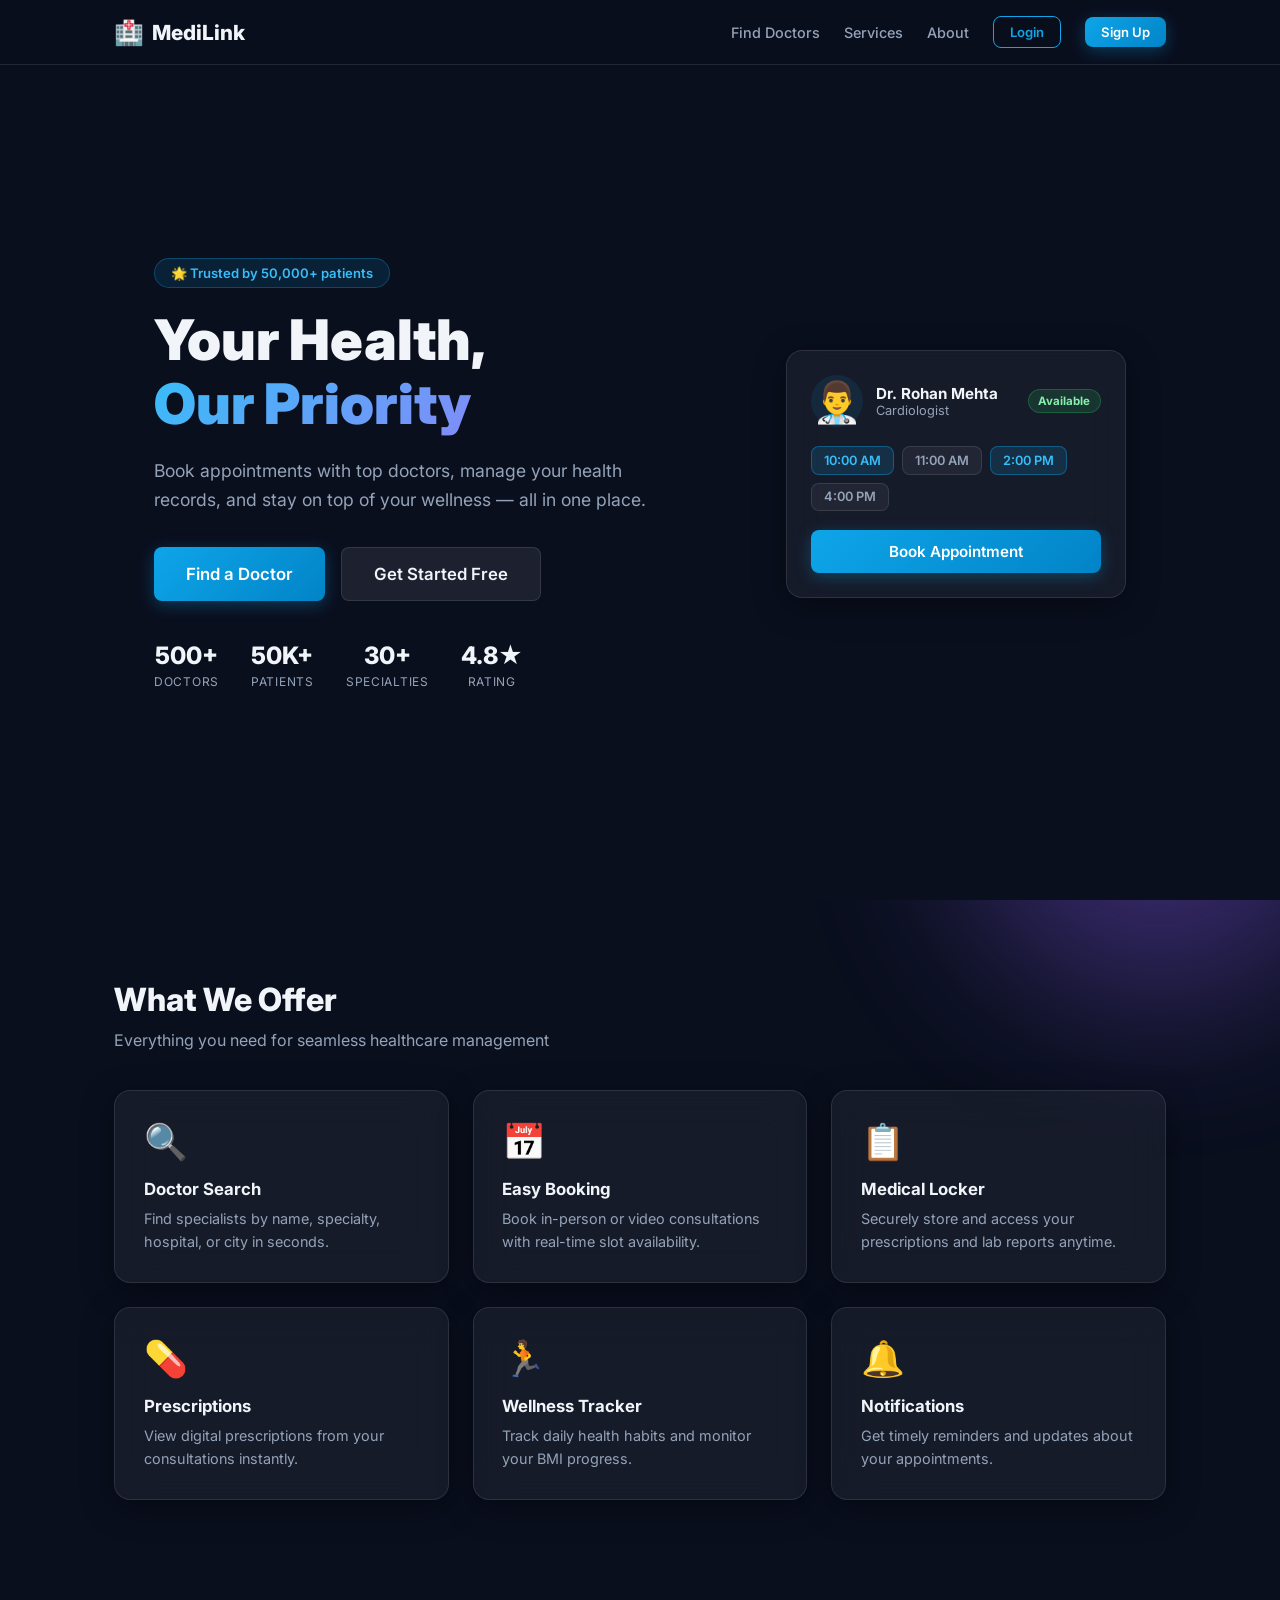
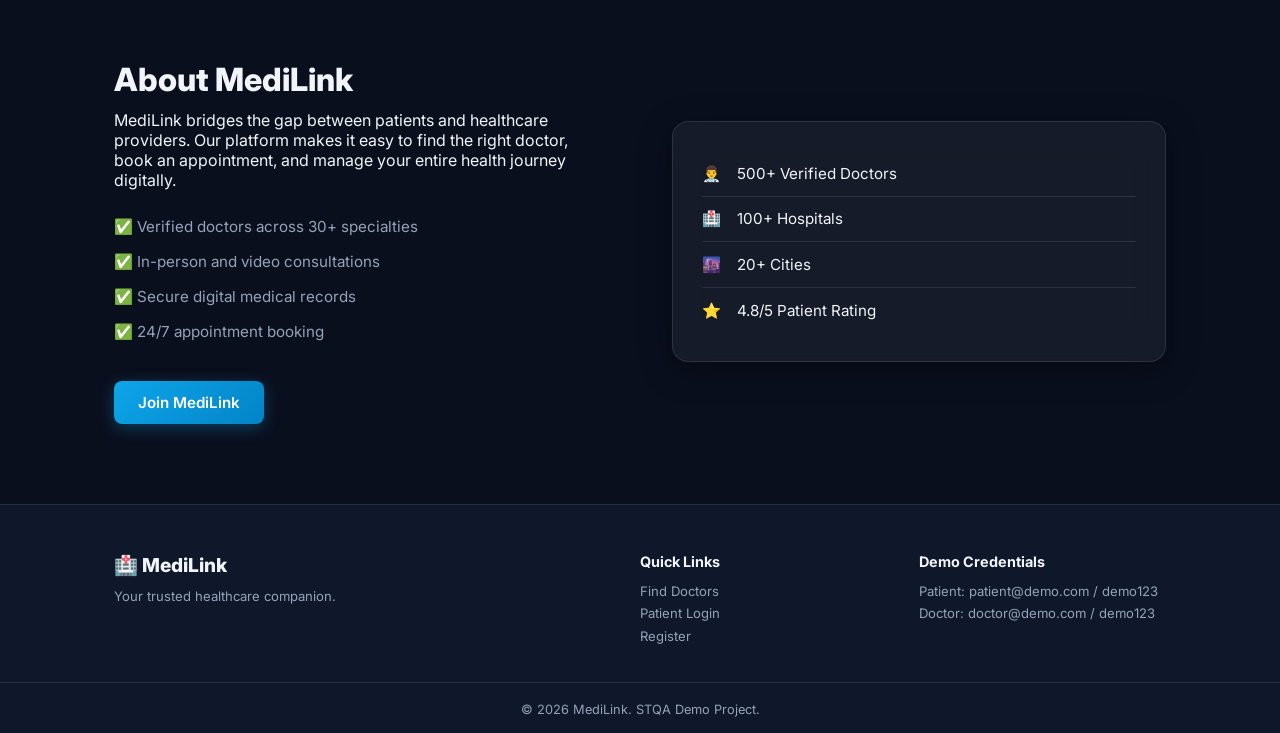
<file: index.html>
<!DOCTYPE html>
<html lang="en">
<head>
  <meta charset="UTF-8"/>
  <meta name="viewport" content="width=device-width, initial-scale=1.0"/>
  <meta name="description" content="MediLink – Doctor Appointment & Healthcare Management System"/>
  <title>MediLink – Healthcare Management</title>
  <link rel="preconnect" href="https://fonts.googleapis.com"/>
  <link href="https://fonts.googleapis.com/css2?family=Inter:wght@300;400;500;600;700;800&display=swap" rel="stylesheet"/>
  <link rel="stylesheet" href="style.css"/>
</head>
<body>
<!-- NAV -->
<nav class="navbar" id="navbar">
  <div class="nav-container">
    <a href="index.html" class="nav-brand" id="nav-brand" data-testid="nav-brand">
      <span class="brand-icon">🏥</span> MediLink
    </a>
    <div class="nav-links" id="nav-links">
      <a href="doctor-search.html" class="nav-link" data-testid="nav-search">Find Doctors</a>
      <a href="#services" class="nav-link">Services</a>
      <a href="#about" class="nav-link">About</a>
      <a href="login.html" class="btn btn-outline btn-sm" data-testid="nav-login">Login</a>
      <a href="register.html" class="btn btn-primary btn-sm" data-testid="nav-register">Sign Up</a>
    </div>
    <button class="nav-toggle" id="nav-toggle" aria-label="Toggle navigation">☰</button>
  </div>
</nav>

<!-- HERO -->
<section class="hero" id="hero">
  <div class="hero-bg">
    <div class="blob b1"></div><div class="blob b2"></div><div class="blob b3"></div>
  </div>
  <div class="hero-content">
    <div class="hero-badge" data-testid="hero-badge">🌟 Trusted by 50,000+ patients</div>
    <h1 class="hero-title">Your Health,<br/><span class="gradient-text">Our Priority</span></h1>
    <p class="hero-subtitle">Book appointments with top doctors, manage your health records, and stay on top of your wellness — all in one place.</p>
    <div class="hero-actions">
      <a href="doctor-search.html" class="btn btn-primary btn-lg" data-testid="hero-find-doctor">Find a Doctor</a>
      <a href="register.html" class="btn btn-ghost btn-lg" data-testid="hero-signup">Get Started Free</a>
    </div>
    <div class="hero-stats">
      <div class="stat"><span class="stat-num">500+</span><span class="stat-label">Doctors</span></div>
      <div class="stat"><span class="stat-num">50K+</span><span class="stat-label">Patients</span></div>
      <div class="stat"><span class="stat-num">30+</span><span class="stat-label">Specialties</span></div>
      <div class="stat"><span class="stat-num">4.8★</span><span class="stat-label">Rating</span></div>
    </div>
  </div>
  <div class="hero-image">
    <div class="hero-card glass">
      <div class="doctor-mini">
        <div class="doctor-avatar">👨‍⚕️</div>
        <div>
          <div class="doctor-mini-name">Dr. Rohan Mehta</div>
          <div class="doctor-mini-spec">Cardiologist</div>
        </div>
        <span class="available-badge">Available</span>
      </div>
      <div class="slot-preview">
        <span class="slot active-slot">10:00 AM</span>
        <span class="slot">11:00 AM</span>
        <span class="slot active-slot">2:00 PM</span>
        <span class="slot">4:00 PM</span>
      </div>
      <a href="register.html" class="btn btn-primary btn-full" data-testid="card-book-btn">Book Appointment</a>
    </div>
  </div>
</section>

<!-- SERVICES -->
<section class="services" id="services">
  <div class="container">
    <h2 class="section-title">What We Offer</h2>
    <p class="section-subtitle">Everything you need for seamless healthcare management</p>
    <div class="services-grid">
      <div class="service-card glass">
        <div class="service-icon">🔍</div>
        <h3>Doctor Search</h3>
        <p>Find specialists by name, specialty, hospital, or city in seconds.</p>
      </div>
      <div class="service-card glass">
        <div class="service-icon">📅</div>
        <h3>Easy Booking</h3>
        <p>Book in-person or video consultations with real-time slot availability.</p>
      </div>
      <div class="service-card glass">
        <div class="service-icon">📋</div>
        <h3>Medical Locker</h3>
        <p>Securely store and access your prescriptions and lab reports anytime.</p>
      </div>
      <div class="service-card glass">
        <div class="service-icon">💊</div>
        <h3>Prescriptions</h3>
        <p>View digital prescriptions from your consultations instantly.</p>
      </div>
      <div class="service-card glass">
        <div class="service-icon">🏃</div>
        <h3>Wellness Tracker</h3>
        <p>Track daily health habits and monitor your BMI progress.</p>
      </div>
      <div class="service-card glass">
        <div class="service-icon">🔔</div>
        <h3>Notifications</h3>
        <p>Get timely reminders and updates about your appointments.</p>
      </div>
    </div>
  </div>
</section>

<!-- ABOUT -->
<section class="about" id="about">
  <div class="container about-grid">
    <div class="about-text">
      <h2 class="section-title">About MediLink</h2>
      <p>MediLink bridges the gap between patients and healthcare providers. Our platform makes it easy to find the right doctor, book an appointment, and manage your entire health journey digitally.</p>
      <ul class="about-list">
        <li>✅ Verified doctors across 30+ specialties</li>
        <li>✅ In-person and video consultations</li>
        <li>✅ Secure digital medical records</li>
        <li>✅ 24/7 appointment booking</li>
      </ul>
      <a href="register.html" class="btn btn-primary" data-testid="about-signup">Join MediLink</a>
    </div>
    <div class="about-visual">
      <div class="about-card glass">
        <div class="about-item"><span>👨‍⚕️</span><span>500+ Verified Doctors</span></div>
        <div class="about-item"><span>🏥</span><span>100+ Hospitals</span></div>
        <div class="about-item"><span>🌆</span><span>20+ Cities</span></div>
        <div class="about-item"><span>⭐</span><span>4.8/5 Patient Rating</span></div>
      </div>
    </div>
  </div>
</section>

<!-- FOOTER -->
<footer class="footer">
  <div class="container footer-grid">
    <div>
      <div class="footer-brand">🏥 MediLink</div>
      <p class="footer-desc">Your trusted healthcare companion.</p>
    </div>
    <div>
      <h4>Quick Links</h4>
      <a href="doctor-search.html">Find Doctors</a>
      <a href="login.html">Patient Login</a>
      <a href="register.html">Register</a>
    </div>
    <div>
      <h4>Demo Credentials</h4>
      <p>Patient: patient@demo.com / demo123</p>
      <p>Doctor: doctor@demo.com / demo123</p>
    </div>
  </div>
  <div class="footer-bottom">© 2026 MediLink. STQA Demo Project.</div>
</footer>

<script src="app.js"></script>
<script>
  document.getElementById('nav-toggle').addEventListener('click', () => {
    document.getElementById('nav-links').classList.toggle('open');
  });
</script>
</body>
</html>
</file>
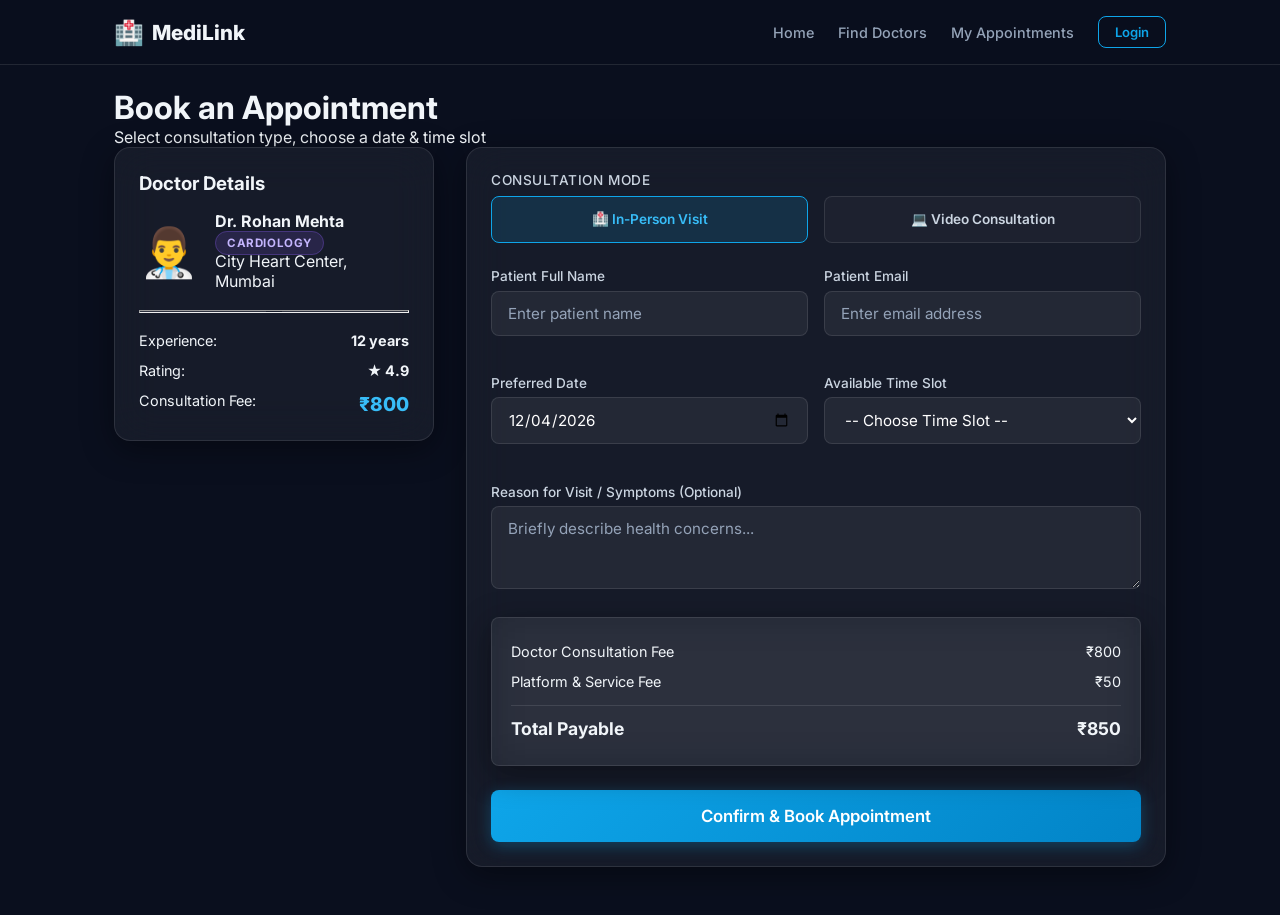
<file: book-appointment.html>
<!DOCTYPE html>
<html lang="en">
<head>
  <meta charset="UTF-8"/>
  <meta name="viewport" content="width=device-width, initial-scale=1.0"/>
  <title>MediLink – Book Appointment</title>
  <link rel="preconnect" href="https://fonts.googleapis.com"/>
  <link href="https://fonts.googleapis.com/css2?family=Inter:wght@300;400;500;600;700;800&display=swap" rel="stylesheet"/>
  <link rel="stylesheet" href="style.css"/>
</head>
<body>
<nav class="navbar">
  <div class="nav-container">
    <a href="index.html" class="nav-brand" id="nav-brand">
      <span class="brand-icon">🏥</span> MediLink
    </a>
    <div class="nav-links">
      <a href="index.html" class="nav-link">Home</a>
      <a href="doctor-search.html" class="nav-link">Find Doctors</a>
      <a href="patient-dashboard.html" class="nav-link">My Appointments</a>
      <a href="login.html" class="btn btn-outline btn-sm" id="nav-auth-btn">Login</a>
    </div>
  </div>
</nav>

<div class="container booking-page-container">
  <div class="page-header text-center">
    <h1 class="page-title">Book an Appointment</h1>
    <p class="page-subtitle">Select consultation type, choose a date & time slot</p>
  </div>

  <div class="booking-grid">
    <!-- Doctor Summary Card -->
    <div class="booking-sidebar">
      <div class="card glass doc-summary-card">
        <h3>Doctor Details</h3>
        <div class="doc-summary-header">
          <div class="doc-avatar-large" id="doc-avatar">👨‍⚕️</div>
          <div>
            <h4 id="doc-name">Dr. Rohan Mehta</h4>
            <span class="badge badge-specialty" id="doc-specialty">Cardiology</span>
            <p id="doc-hospital" class="text-muted">City Heart Center, Mumbai</p>
          </div>
        </div>
        <hr class="divider"/>
        <div class="summary-details">
          <div class="summary-row">
            <span>Experience:</span>
            <strong id="doc-exp">12 years</strong>
          </div>
          <div class="summary-row">
            <span>Rating:</span>
            <strong id="doc-rating">★ 4.9</strong>
          </div>
          <div class="summary-row">
            <span>Consultation Fee:</span>
            <strong id="doc-fee" class="price-highlight">₹800</strong>
          </div>
        </div>
      </div>
    </div>

    <!-- Booking Form -->
    <div class="booking-main">
      <div class="card glass">
        <div id="booking-alert" class="alert d-none"></div>

        <form id="booking-form" novalidate>
          <div class="form-group">
            <label class="form-label">Consultation Mode</label>
            <div class="mode-selector">
              <label class="mode-option">
                <input type="radio" name="consultation-type" value="In-Person" checked id="mode-in-person"/>
                <span class="mode-box">🏥 In-Person Visit</span>
              </label>
              <label class="mode-option">
                <input type="radio" name="consultation-type" value="Video Call" id="mode-video"/>
                <span class="mode-box">💻 Video Consultation</span>
              </label>
            </div>
          </div>

          <div class="form-row">
            <div class="form-group flex-1">
              <label for="patient-name">Patient Full Name</label>
              <input type="text" id="patient-name" class="form-control" placeholder="Enter patient name" required/>
              <div id="name-error" class="field-error"></div>
            </div>

            <div class="form-group flex-1">
              <label for="patient-email">Patient Email</label>
              <input type="email" id="patient-email" class="form-control" placeholder="Enter email address" required/>
              <div id="email-error" class="field-error"></div>
            </div>
          </div>

          <div class="form-row">
            <div class="form-group flex-1">
              <label for="appointment-date">Preferred Date</label>
              <input type="date" id="appointment-date" class="form-control" required/>
              <div id="date-error" class="field-error"></div>
            </div>

            <div class="form-group flex-1">
              <label for="slot-select">Available Time Slot</label>
              <select id="slot-select" class="form-control" required>
                <option value="">-- Choose Time Slot --</option>
              </select>
              <div id="slot-error" class="field-error"></div>
            </div>
          </div>

          <div class="form-group">
            <label for="symptoms-input">Reason for Visit / Symptoms (Optional)</label>
            <textarea id="symptoms-input" class="form-control" rows="3" placeholder="Briefly describe health concerns..."></textarea>
          </div>

          <div class="fee-breakdown glass">
            <div class="breakdown-row">
              <span>Doctor Consultation Fee</span>
              <span id="fee-item">₹800</span>
            </div>
            <div class="breakdown-row">
              <span>Platform & Service Fee</span>
              <span>₹50</span>
            </div>
            <div class="breakdown-row total">
              <strong>Total Payable</strong>
              <strong id="fee-total">₹850</strong>
            </div>
          </div>

          <button type="submit" id="confirm-booking-btn" class="btn btn-primary btn-full btn-lg">
            Confirm & Book Appointment
          </button>
        </form>
      </div>
    </div>
  </div>
</div>

<script src="app.js"></script>
<script>
  const params = new URLSearchParams(window.location.search);
  const docId = params.get('doctorId') || 'doc-1';
  const doctor = MediLink.getDoctorById(docId) || MediLink.getDoctors()[0];

  // Prefill Doctor Details
  document.getElementById('doc-name').innerText = doctor.name;
  document.getElementById('doc-specialty').innerText = doctor.specialty;
  document.getElementById('doc-hospital').innerText = doctor.hospital + ', ' + doctor.city;
  document.getElementById('doc-exp').innerText = doctor.experience;
  document.getElementById('doc-rating').innerText = '★ ' + doctor.rating;
  document.getElementById('doc-fee').innerText = '₹' + doctor.fee;
  document.getElementById('doc-avatar').innerText = doctor.avatar || '👨‍⚕️';
  document.getElementById('fee-item').innerText = '₹' + doctor.fee;
  document.getElementById('fee-total').innerText = '₹' + (doctor.fee + 50);

  // Populate Slots
  const slotSelect = document.getElementById('slot-select');
  doctor.slots.forEach(s => {
    const opt = document.createElement('option');
    opt.value = s;
    opt.innerText = s;
    slotSelect.appendChild(opt);
  });

  // Set min date to today
  const today = new Date().toISOString().split('T')[0];
  const dateInput = document.getElementById('appointment-date');
  dateInput.min = today;
  dateInput.value = today;

  // Prefill Patient if Logged In
  const activeUser = MediLink.getCurrentUser();
  if (activeUser) {
    document.getElementById('patient-name').value = activeUser.name;
    document.getElementById('patient-email').value = activeUser.email;
  }

  // Handle Form Submission
  const form = document.getElementById('booking-form');
  const alertBox = document.getElementById('booking-alert');

  form.addEventListener('submit', (e) => {
    e.preventDefault();
    alertBox.className = 'alert d-none';
    alertBox.innerText = '';
    ['name', 'email', 'date', 'slot'].forEach(id => {
      const err = document.getElementById(id + '-error');
      if (err) err.innerText = '';
    });

    const name = document.getElementById('patient-name').value.trim();
    const email = document.getElementById('patient-email').value.trim();
    const date = dateInput.value;
    const slot = slotSelect.value;
    const mode = document.querySelector('input[name="consultation-type"]:checked').value;
    const symptoms = document.getElementById('symptoms-input').value.trim();

    let hasError = false;
    if (!name) {
      document.getElementById('name-error').innerText = 'Patient name is required.';
      hasError = true;
    }
    if (!email || !email.includes('@')) {
      document.getElementById('email-error').innerText = 'Valid patient email is required.';
      hasError = true;
    }
    if (!date) {
      document.getElementById('date-error').innerText = 'Please select a date.';
      hasError = true;
    }
    if (!slot) {
      document.getElementById('slot-error').innerText = 'Please select a time slot.';
      hasError = true;
    }

    if (hasError) return;

    const apt = MediLink.bookAppointment({
      patientEmail: email,
      patientName: name,
      doctorId: doctor.id,
      doctorName: doctor.name,
      specialty: doctor.specialty,
      hospital: doctor.hospital,
      date: date,
      time: slot,
      type: mode,
      fee: doctor.fee + 50,
      symptoms: symptoms
    });

    alertBox.className = 'alert alert-success';
    alertBox.innerText = 'Appointment booked successfully! Redirecting to receipt...';
    setTimeout(() => {
      window.location.href = 'receipt.html?appointmentId=' + apt.id;
    }, 800);
  });
</script>
</body>
</html>
</file>
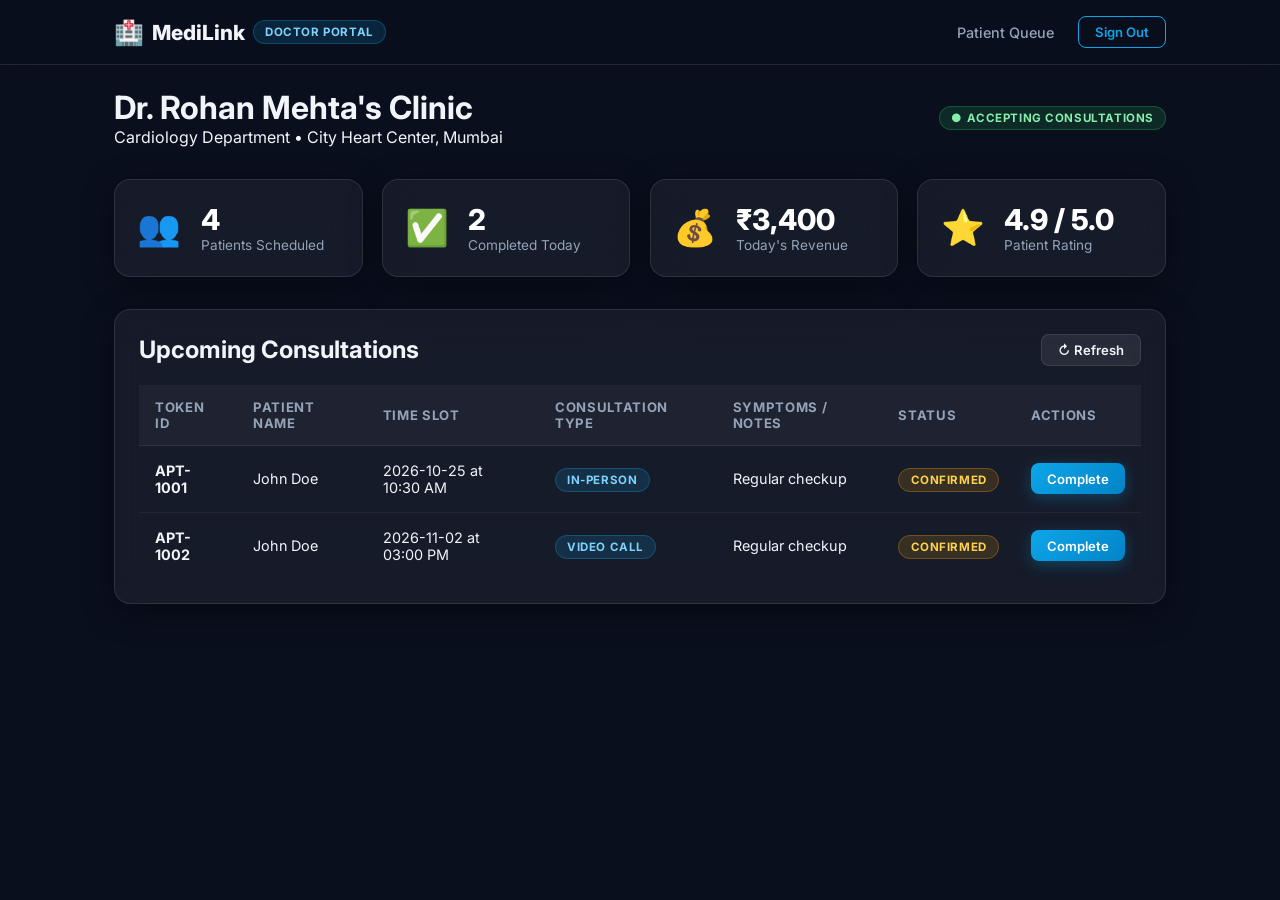
<file: doctor-dashboard.html>
<!DOCTYPE html>
<html lang="en">
<head>
  <meta charset="UTF-8"/>
  <meta name="viewport" content="width=device-width, initial-scale=1.0"/>
  <title>MediLink – Doctor Portal</title>
  <link rel="preconnect" href="https://fonts.googleapis.com"/>
  <link href="https://fonts.googleapis.com/css2?family=Inter:wght@300;400;500;600;700;800&display=swap" rel="stylesheet"/>
  <link rel="stylesheet" href="style.css"/>
</head>
<body class="dashboard-body">
<nav class="navbar">
  <div class="nav-container">
    <a href="index.html" class="nav-brand" id="nav-brand">
      <span class="brand-icon">🏥</span> MediLink <span class="badge badge-info">Doctor Portal</span>
    </a>
    <div class="nav-links">
      <a href="doctor-dashboard.html" class="nav-link active">Patient Queue</a>
      <button class="btn btn-outline btn-sm" id="doctor-logout-btn">Sign Out</button>
    </div>
  </div>
</nav>

<div class="container dashboard-container">
  <div class="dashboard-header flex-between">
    <div>
      <h1 class="page-title" id="doctor-welcome-title">Dr. Rohan Mehta's Clinic</h1>
      <p class="page-subtitle">Cardiology Department • City Heart Center, Mumbai</p>
    </div>
    <div class="badge badge-success available-pill">● Accepting Consultations</div>
  </div>

  <div id="doctor-alert" class="alert d-none"></div>

  <!-- Stats Grid -->
  <div class="stats-grid">
    <div class="stat-card glass">
      <div class="stat-icon">👥</div>
      <div>
        <div class="stat-value" id="doc-stat-queue">4</div>
        <div class="stat-title">Patients Scheduled</div>
      </div>
    </div>
    <div class="stat-card glass">
      <div class="stat-icon">✅</div>
      <div>
        <div class="stat-value" id="doc-stat-completed">2</div>
        <div class="stat-title">Completed Today</div>
      </div>
    </div>
    <div class="stat-card glass">
      <div class="stat-icon">💰</div>
      <div>
        <div class="stat-value" id="doc-stat-revenue">₹3,400</div>
        <div class="stat-title">Today's Revenue</div>
      </div>
    </div>
    <div class="stat-card glass">
      <div class="stat-icon">⭐</div>
      <div>
        <div class="stat-value">4.9 / 5.0</div>
        <div class="stat-title">Patient Rating</div>
      </div>
    </div>
  </div>

  <!-- Patient Queue Section -->
  <div class="card glass dashboard-section">
    <div class="section-top flex-between">
      <h2>Upcoming Consultations</h2>
      <button class="btn btn-ghost btn-sm" id="refresh-queue-btn">↻ Refresh</button>
    </div>

    <div class="table-responsive">
      <table class="table" id="queue-table">
        <thead>
          <tr>
            <th>Token ID</th>
            <th>Patient Name</th>
            <th>Time Slot</th>
            <th>Consultation Type</th>
            <th>Symptoms / Notes</th>
            <th>Status</th>
            <th>Actions</th>
          </tr>
        </thead>
        <tbody id="queue-tbody">
          <!-- Dynamically populated -->
        </tbody>
      </table>
    </div>
  </div>
</div>

<script src="app.js"></script>
<script>
  document.getElementById('doctor-logout-btn').addEventListener('click', () => {
    MediLink.logout();
  });

  const tbody = document.getElementById('queue-tbody');
  const alertBox = document.getElementById('doctor-alert');

  function renderQueue() {
    const appointments = MediLink.getAppointments();
    tbody.innerHTML = appointments.map(a => `
      <tr id="doc-row-${a.id}">
        <td><strong>${a.id}</strong></td>
        <td>${a.patientName || 'John Doe'}</td>
        <td>${a.date} at ${a.time}</td>
        <td><span class="badge badge-info">${a.type || 'In-Person'}</span></td>
        <td>${a.symptoms || 'Regular checkup'}</td>
        <td><span class="badge badge-${a.status === 'Confirmed' ? 'warning' : a.status === 'Completed' ? 'success' : 'danger'}">${a.status}</span></td>
        <td>
          ${a.status === 'Confirmed' ? `
            <button class="btn btn-primary btn-sm complete-btn" data-apt-id="${a.id}" id="complete-btn-${a.id}">Complete</button>
          ` : `<span class="text-muted">Finished</span>`}
        </td>
      </tr>
    `).join('');

    document.querySelectorAll('.complete-btn').forEach(b => {
      b.addEventListener('click', () => {
        const id = b.getAttribute('data-apt-id');
        const apts = MediLink.getAppointments();
        const found = apts.find(a => a.id === id);
        if (found) {
          found.status = 'Completed';
          localStorage.setItem('medilink_appointments', JSON.stringify(apts));
          alertBox.className = 'alert alert-success';
          alertBox.innerText = 'Consultation for ' + id + ' marked as Completed.';
          renderQueue();
        }
      });
    });
  }

  document.getElementById('refresh-queue-btn').addEventListener('click', renderQueue);
  renderQueue();
</script>
</body>
</html>
</file>
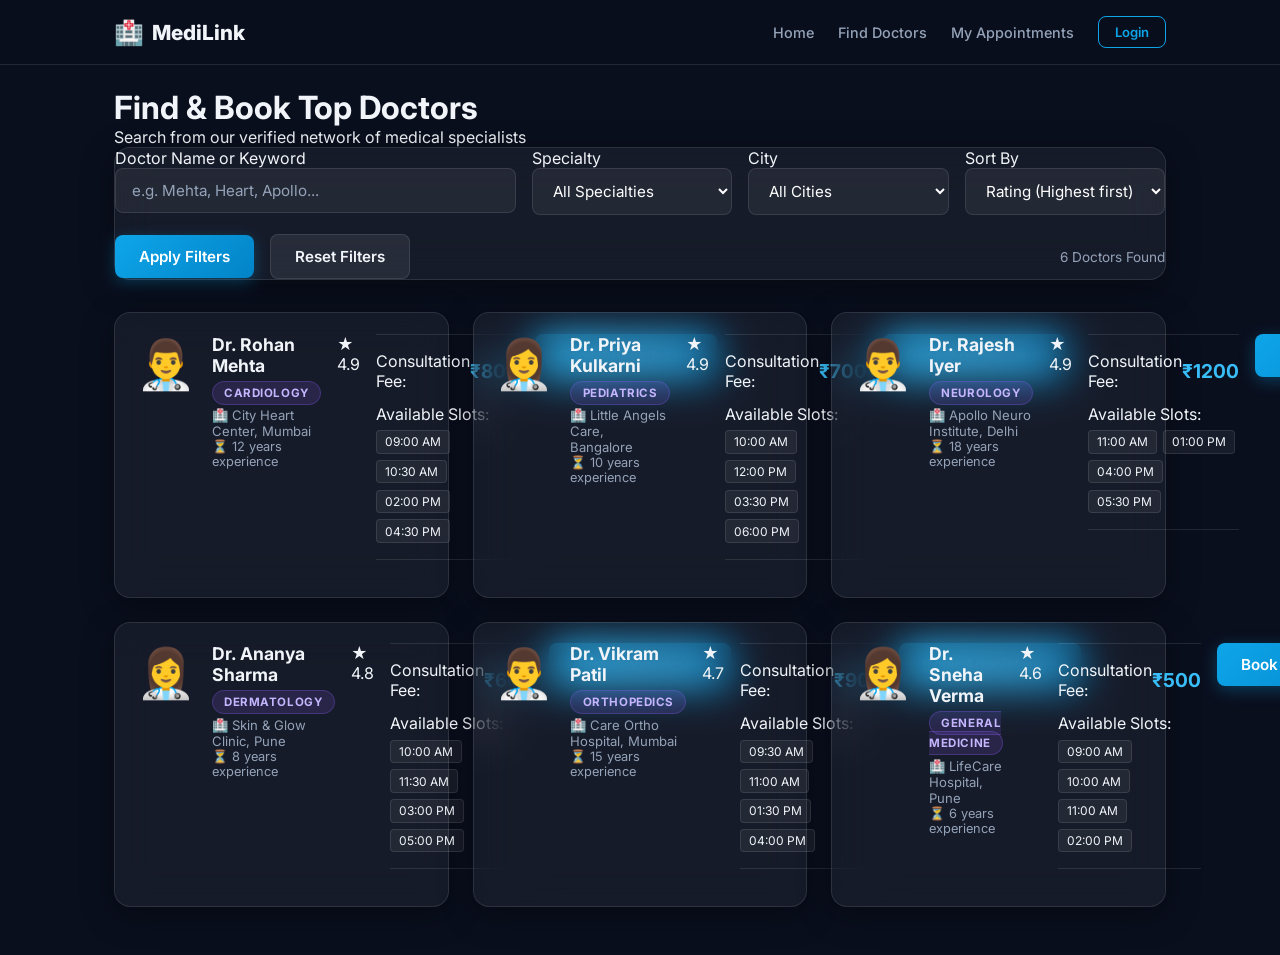
<file: doctor-search.html>
<!DOCTYPE html>
<html lang="en">
<head>
  <meta charset="UTF-8"/>
  <meta name="viewport" content="width=device-width, initial-scale=1.0"/>
  <title>MediLink – Find Doctors</title>
  <link rel="preconnect" href="https://fonts.googleapis.com"/>
  <link href="https://fonts.googleapis.com/css2?family=Inter:wght@300;400;500;600;700;800&display=swap" rel="stylesheet"/>
  <link rel="stylesheet" href="style.css"/>
</head>
<body>
<nav class="navbar">
  <div class="nav-container">
    <a href="index.html" class="nav-brand" id="nav-brand">
      <span class="brand-icon">🏥</span> MediLink
    </a>
    <div class="nav-links">
      <a href="index.html" class="nav-link">Home</a>
      <a href="doctor-search.html" class="nav-link active">Find Doctors</a>
      <a href="patient-dashboard.html" class="nav-link" id="nav-dashboard">My Appointments</a>
      <a href="login.html" class="btn btn-outline btn-sm" id="nav-auth-btn">Login</a>
    </div>
  </div>
</nav>

<div class="container search-page-container">
  <div class="page-header text-center">
    <h1 class="page-title">Find & Book Top Doctors</h1>
    <p class="page-subtitle">Search from our verified network of medical specialists</p>
  </div>

  <!-- Search and Filter Bar -->
  <div class="search-filter-card glass">
    <div class="search-inputs-grid">
      <div class="search-field">
        <label for="search-input">Doctor Name or Keyword</label>
        <input type="text" id="search-input" class="form-control" placeholder="e.g. Mehta, Heart, Apollo..."/>
      </div>

      <div class="filter-field">
        <label for="specialty-filter">Specialty</label>
        <select id="specialty-filter" class="form-control">
          <option value="all">All Specialties</option>
          <option value="Cardiology">Cardiology</option>
          <option value="Dermatology">Dermatology</option>
          <option value="Orthopedics">Orthopedics</option>
          <option value="Pediatrics">Pediatrics</option>
          <option value="Neurology">Neurology</option>
          <option value="General Medicine">General Medicine</option>
        </select>
      </div>

      <div class="filter-field">
        <label for="city-filter">City</label>
        <select id="city-filter" class="form-control">
          <option value="all">All Cities</option>
          <option value="Mumbai">Mumbai</option>
          <option value="Pune">Pune</option>
          <option value="Bangalore">Bangalore</option>
          <option value="Delhi">Delhi</option>
        </select>
      </div>

      <div class="filter-field">
        <label for="sort-filter">Sort By</label>
        <select id="sort-filter" class="form-control">
          <option value="rating">Rating (Highest first)</option>
          <option value="fee-asc">Fee (Low to High)</option>
          <option value="fee-desc">Fee (High to Low)</option>
        </select>
      </div>
    </div>

    <div class="search-actions-row">
      <button id="search-btn" class="btn btn-primary">Apply Filters</button>
      <button id="reset-btn" class="btn btn-ghost">Reset Filters</button>
      <span id="results-count" class="results-badge">6 Doctors Found</span>
    </div>
  </div>

  <!-- Doctors List Container -->
  <div id="doctors-grid" class="doctors-grid">
    <!-- Populated dynamically via JS -->
  </div>

  <div id="no-doctors-msg" class="empty-state d-none">
    <div class="empty-icon">🩺</div>
    <h3>No Doctors Found</h3>
    <p>Try adjusting your search filters to find available specialists.</p>
  </div>
</div>

<script src="app.js"></script>
<script>
  const searchInput = document.getElementById('search-input');
  const specialtyFilter = document.getElementById('specialty-filter');
  const cityFilter = document.getElementById('city-filter');
  const sortFilter = document.getElementById('sort-filter');
  const searchBtn = document.getElementById('search-btn');
  const resetBtn = document.getElementById('reset-btn');
  const doctorsGrid = document.getElementById('doctors-grid');
  const noDoctorsMsg = document.getElementById('no-doctors-msg');
  const resultsCount = document.getElementById('results-count');

  // Check login state for nav button
  const currentUser = MediLink.getCurrentUser();
  if (currentUser) {
    const navAuth = document.getElementById('nav-auth-btn');
    if (navAuth) {
      navAuth.innerText = 'Logout (' + currentUser.name.split(' ')[0] + ')';
      navAuth.href = '#';
      navAuth.addEventListener('click', (e) => {
        e.preventDefault();
        MediLink.logout();
      });
    }
  }

  function renderDoctors() {
    let docs = MediLink.getDoctors();
    const query = searchInput.value.toLowerCase().trim();
    const specialty = specialtyFilter.value;
    const city = cityFilter.value;
    const sort = sortFilter.value;

    if (query) {
      docs = docs.filter(d =>
        d.name.toLowerCase().includes(query) ||
        d.specialty.toLowerCase().includes(query) ||
        d.hospital.toLowerCase().includes(query)
      );
    }

    if (specialty !== 'all') {
      docs = docs.filter(d => d.specialty === specialty);
    }

    if (city !== 'all') {
      docs = docs.filter(d => d.city === city);
    }

    if (sort === 'rating') {
      docs.sort((a, b) => b.rating - a.rating);
    } else if (sort === 'fee-asc') {
      docs.sort((a, b) => a.fee - b.fee);
    } else if (sort === 'fee-desc') {
      docs.sort((a, b) => b.fee - a.fee);
    }

    resultsCount.innerText = docs.length + ' Doctors Found';

    if (docs.length === 0) {
      doctorsGrid.innerHTML = '';
      noDoctorsMsg.classList.remove('d-none');
      return;
    }

    noDoctorsMsg.classList.add('d-none');
    doctorsGrid.innerHTML = docs.map(d => `
      <div class="doctor-card glass" data-doctor-id="${d.id}">
        <div class="doc-card-header">
          <div class="doc-avatar-large">${d.avatar}</div>
          <div class="doc-info">
            <h3 class="doc-name">${d.name}</h3>
            <span class="badge badge-specialty">${d.specialty}</span>
            <p class="doc-hospital">🏥 ${d.hospital}, ${d.city}</p>
            <p class="doc-exp">⏳ ${d.experience} experience</p>
          </div>
          <div class="doc-rating">
            <span class="star-rating">★ ${d.rating}</span>
          </div>
        </div>

        <div class="doc-card-body">
          <div class="fee-row">
            <span class="fee-label">Consultation Fee:</span>
            <span class="fee-amount">₹${d.fee}</span>
          </div>
          <div class="slots-overview">
            <span class="slots-label">Available Slots:</span>
            <div class="slots-pill-group">
              ${d.slots.map(s => `<span class="slot-pill">${s}</span>`).join('')}
            </div>
          </div>
        </div>

        <div class="doc-card-actions">
          <a href="book-appointment.html?doctorId=${d.id}" class="btn btn-primary btn-full book-doctor-btn" data-doc-id="${d.id}">
            Book Appointment
          </a>
        </div>
      </div>
    `).join('');
  }

  searchBtn.addEventListener('click', renderDoctors);
  searchInput.addEventListener('keyup', (e) => {
    if (e.key === 'Enter') renderDoctors();
  });
  specialtyFilter.addEventListener('change', renderDoctors);
  cityFilter.addEventListener('change', renderDoctors);
  sortFilter.addEventListener('change', renderDoctors);

  resetBtn.addEventListener('click', () => {
    searchInput.value = '';
    specialtyFilter.value = 'all';
    cityFilter.value = 'all';
    sortFilter.value = 'rating';
    renderDoctors();
  });

  // Initial render
  renderDoctors();
</script>
</body>
</html>
</file>
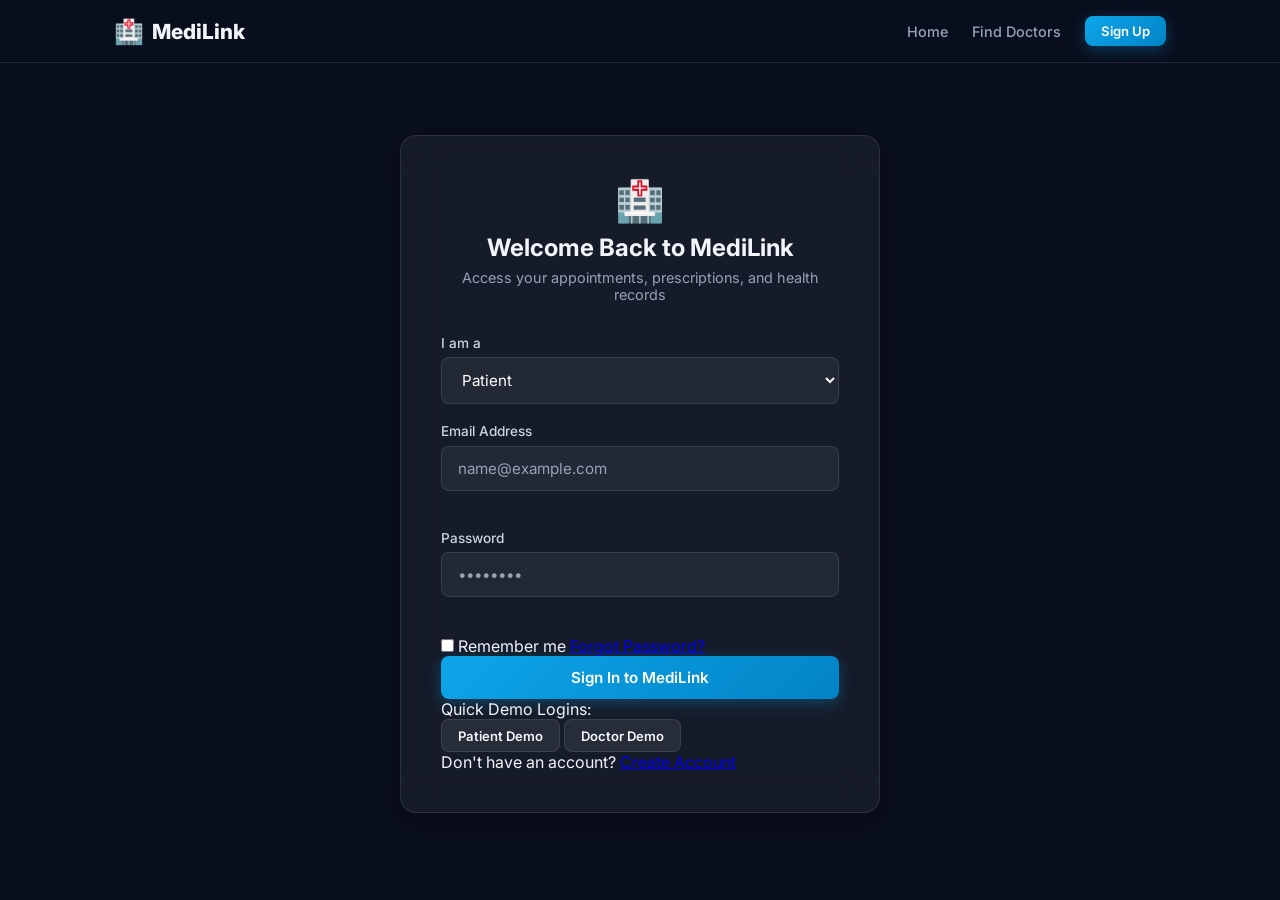
<file: login.html>
<!DOCTYPE html>
<html lang="en">
<head>
  <meta charset="UTF-8"/>
  <meta name="viewport" content="width=device-width, initial-scale=1.0"/>
  <title>MediLink – Sign In</title>
  <link rel="preconnect" href="https://fonts.googleapis.com"/>
  <link href="https://fonts.googleapis.com/css2?family=Inter:wght@300;400;500;600;700;800&display=swap" rel="stylesheet"/>
  <link rel="stylesheet" href="style.css"/>
</head>
<body class="auth-body">
<nav class="navbar">
  <div class="nav-container">
    <a href="index.html" class="nav-brand" id="nav-brand">
      <span class="brand-icon">🏥</span> MediLink
    </a>
    <div class="nav-links">
      <a href="index.html" class="nav-link">Home</a>
      <a href="doctor-search.html" class="nav-link">Find Doctors</a>
      <a href="register.html" class="btn btn-primary btn-sm">Sign Up</a>
    </div>
  </div>
</nav>

<div class="auth-container">
  <div class="auth-card glass">
    <div class="auth-header">
      <div class="brand-icon large">🏥</div>
      <h2 id="login-title">Welcome Back to MediLink</h2>
      <p class="auth-subtitle">Access your appointments, prescriptions, and health records</p>
    </div>

    <!-- Alert / Error message container -->
    <div id="alert-box" class="alert d-none" role="alert"></div>

    <form id="login-form" novalidate>
      <div class="form-group">
        <label for="role-select">I am a</label>
        <select id="role-select" class="form-control">
          <option value="patient">Patient</option>
          <option value="doctor">Doctor</option>
        </select>
      </div>

      <div class="form-group">
        <label for="email-input">Email Address</label>
        <input type="email" id="email-input" class="form-control" placeholder="name@example.com" required autocomplete="email"/>
        <div id="email-error" class="field-error"></div>
      </div>

      <div class="form-group">
        <label for="password-input">Password</label>
        <input type="password" id="password-input" class="form-control" placeholder="••••••••" required autocomplete="current-password"/>
        <div id="password-error" class="field-error"></div>
      </div>

      <div class="form-actions">
        <label class="remember-me">
          <input type="checkbox" id="remember-me-chk"/> Remember me
        </label>
        <a href="#" class="forgot-link" id="forgot-link">Forgot Password?</a>
      </div>

      <button type="submit" id="login-btn" class="btn btn-primary btn-full">
        Sign In to MediLink
      </button>

      <div class="quick-demo-logins">
        <p class="quick-title">Quick Demo Logins:</p>
        <div class="quick-buttons">
          <button type="button" class="btn btn-ghost btn-sm" id="demo-patient-btn">Patient Demo</button>
          <button type="button" class="btn btn-ghost btn-sm" id="demo-doctor-btn">Doctor Demo</button>
        </div>
      </div>
    </form>

    <div class="auth-footer">
      <p>Don't have an account? <a href="register.html" id="link-register">Create Account</a></p>
    </div>
  </div>
</div>

<script src="app.js"></script>
<script>
  const form = document.getElementById('login-form');
  const alertBox = document.getElementById('alert-box');
  const emailInput = document.getElementById('email-input');
  const passwordInput = document.getElementById('password-input');
  const roleSelect = document.getElementById('role-select');
  const emailError = document.getElementById('email-error');
  const passwordError = document.getElementById('password-error');

  document.getElementById('demo-patient-btn').addEventListener('click', () => {
    emailInput.value = 'patient@demo.com';
    passwordInput.value = 'password123';
    roleSelect.value = 'patient';
  });

  document.getElementById('demo-doctor-btn').addEventListener('click', () => {
    emailInput.value = 'doctor@demo.com';
    passwordInput.value = 'password123';
    roleSelect.value = 'doctor';
  });

  form.addEventListener('submit', (e) => {
    e.preventDefault();
    alertBox.className = 'alert d-none';
    alertBox.innerText = '';
    emailError.innerText = '';
    passwordError.innerText = '';

    const email = emailInput.value.trim();
    const password = passwordInput.value;
    const role = roleSelect.value;

    let hasError = false;
    if (!email) {
      emailError.innerText = 'Email address is required.';
      hasError = true;
    } else if (!email.includes('@') || !email.includes('.')) {
      emailError.innerText = 'Please enter a valid email address.';
      hasError = true;
    }

    if (!password) {
      passwordError.innerText = 'Password is required.';
      hasError = true;
    }

    if (hasError) return;

    const res = MediLink.loginUser(email, password, role);
    if (!res.success) {
      alertBox.className = 'alert alert-danger';
      alertBox.innerText = res.message;
      return;
    }

    alertBox.className = 'alert alert-success';
    alertBox.innerText = 'Login successful! Redirecting...';
    setTimeout(() => {
      if (res.user.role === 'doctor') {
        window.location.href = 'doctor-dashboard.html';
      } else {
        window.location.href = 'patient-dashboard.html';
      }
    }, 500);
  });
</script>
</body>
</html>
</file>
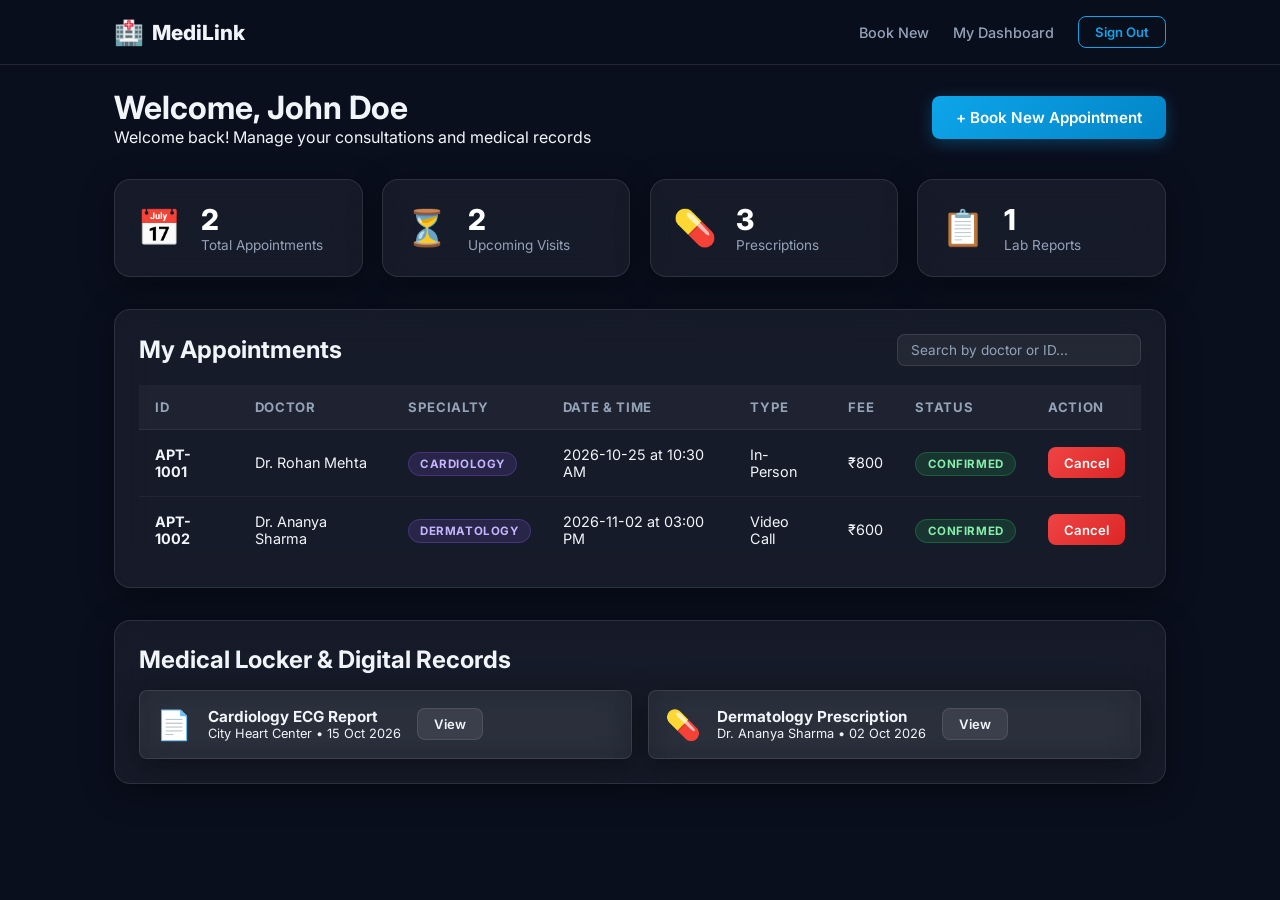
<file: patient-dashboard.html>
<!DOCTYPE html>
<html lang="en">
<head>
  <meta charset="UTF-8"/>
  <meta name="viewport" content="width=device-width, initial-scale=1.0"/>
  <title>MediLink – Patient Dashboard</title>
  <link rel="preconnect" href="https://fonts.googleapis.com"/>
  <link href="https://fonts.googleapis.com/css2?family=Inter:wght@300;400;500;600;700;800&display=swap" rel="stylesheet"/>
  <link rel="stylesheet" href="style.css"/>
</head>
<body class="dashboard-body">
<nav class="navbar">
  <div class="nav-container">
    <a href="index.html" class="nav-brand" id="nav-brand">
      <span class="brand-icon">🏥</span> MediLink
    </a>
    <div class="nav-links">
      <a href="doctor-search.html" class="nav-link" id="nav-book-more">Book New</a>
      <a href="patient-dashboard.html" class="nav-link active">My Dashboard</a>
      <button class="btn btn-outline btn-sm" id="logout-btn">Sign Out</button>
    </div>
  </div>
</nav>

<div class="container dashboard-container">
  <div class="dashboard-header flex-between">
    <div>
      <h1 class="page-title" id="welcome-title">Patient Portal</h1>
      <p class="page-subtitle" id="welcome-subtitle">Welcome back! Manage your consultations and medical records</p>
    </div>
    <a href="doctor-search.html" class="btn btn-primary" id="btn-quick-book">+ Book New Appointment</a>
  </div>

  <div id="dashboard-alert" class="alert d-none"></div>

  <!-- Stats Grid -->
  <div class="stats-grid">
    <div class="stat-card glass">
      <div class="stat-icon">📅</div>
      <div>
        <div class="stat-value" id="stat-total">2</div>
        <div class="stat-title">Total Appointments</div>
      </div>
    </div>
    <div class="stat-card glass">
      <div class="stat-icon">⏳</div>
      <div>
        <div class="stat-value" id="stat-upcoming">2</div>
        <div class="stat-title">Upcoming Visits</div>
      </div>
    </div>
    <div class="stat-card glass">
      <div class="stat-icon">💊</div>
      <div>
        <div class="stat-value" id="stat-prescriptions">3</div>
        <div class="stat-title">Prescriptions</div>
      </div>
    </div>
    <div class="stat-card glass">
      <div class="stat-icon">📋</div>
      <div>
        <div class="stat-value" id="stat-reports">1</div>
        <div class="stat-title">Lab Reports</div>
      </div>
    </div>
  </div>

  <!-- Appointments Section -->
  <div class="card glass dashboard-section">
    <div class="section-top flex-between">
      <h2>My Appointments</h2>
      <div class="table-actions">
        <input type="text" id="appointment-search" class="form-control form-control-sm" placeholder="Search by doctor or ID..."/>
      </div>
    </div>

    <div class="table-responsive">
      <table class="table" id="appointments-table">
        <thead>
          <tr>
            <th>ID</th>
            <th>Doctor</th>
            <th>Specialty</th>
            <th>Date & Time</th>
            <th>Type</th>
            <th>Fee</th>
            <th>Status</th>
            <th>Action</th>
          </tr>
        </thead>
        <tbody id="appointments-tbody">
          <!-- Dynamically populated -->
        </tbody>
      </table>
    </div>
    <div id="no-appointments-msg" class="empty-state d-none">
      <p>No appointments found. Book your first consultation today!</p>
    </div>
  </div>

  <!-- Medical Locker & Records Section -->
  <div class="card glass dashboard-section">
    <h2>Medical Locker & Digital Records</h2>
    <div class="records-grid">
      <div class="record-item glass">
        <div class="record-icon">📄</div>
        <div class="record-details">
          <h4>Cardiology ECG Report</h4>
          <p class="text-muted">City Heart Center • 15 Oct 2026</p>
        </div>
        <button class="btn btn-ghost btn-sm" id="view-report-btn">View</button>
      </div>
      <div class="record-item glass">
        <div class="record-icon">💊</div>
        <div class="record-details">
          <h4>Dermatology Prescription</h4>
          <p class="text-muted">Dr. Ananya Sharma • 02 Oct 2026</p>
        </div>
        <button class="btn btn-ghost btn-sm" id="view-rx-btn">View</button>
      </div>
    </div>
  </div>
</div>

<script src="app.js"></script>
<script>
  const user = MediLink.getCurrentUser() || { name: 'John Doe', email: 'patient@demo.com' };
  document.getElementById('welcome-title').innerText = 'Welcome, ' + user.name;

  document.getElementById('logout-btn').addEventListener('click', () => {
    MediLink.logout();
  });

  const alertBox = document.getElementById('dashboard-alert');
  const tbody = document.getElementById('appointments-tbody');
  const emptyMsg = document.getElementById('no-appointments-msg');
  const searchInput = document.getElementById('appointment-search');

  function renderAppointments() {
    let appointments = MediLink.getAppointments();
    const query = searchInput.value.toLowerCase().trim();

    if (query) {
      appointments = appointments.filter(a =>
        a.id.toLowerCase().includes(query) ||
        (a.doctorName && a.doctorName.toLowerCase().includes(query)) ||
        (a.specialty && a.specialty.toLowerCase().includes(query))
      );
    }

    const total = appointments.length;
    const upcoming = appointments.filter(a => a.status === 'Confirmed').length;
    document.getElementById('stat-total').innerText = total;
    document.getElementById('stat-upcoming').innerText = upcoming;

    if (appointments.length === 0) {
      tbody.innerHTML = '';
      emptyMsg.classList.remove('d-none');
      return;
    }

    emptyMsg.classList.add('d-none');
    tbody.innerHTML = appointments.map(a => `
      <tr id="row-${a.id}">
        <td><strong>${a.id}</strong></td>
        <td>${a.doctorName || 'Dr. Specialist'}</td>
        <td><span class="badge badge-specialty">${a.specialty || 'General'}</span></td>
        <td>${a.date} at ${a.time}</td>
        <td>${a.type || 'In-Person'}</td>
        <td>₹${a.fee || 800}</td>
        <td><span class="badge badge-${a.status === 'Confirmed' ? 'success' : a.status === 'Cancelled' ? 'danger' : 'info'}" id="status-${a.id}">${a.status}</span></td>
        <td>
          ${a.status === 'Confirmed' ? `
            <button class="btn btn-danger btn-sm cancel-btn" data-apt-id="${a.id}" id="cancel-btn-${a.id}">
              Cancel
            </button>
          ` : `<span class="text-muted">No Action</span>`}
        </td>
      </tr>
    `).join('');

    // Attach cancel listeners
    document.querySelectorAll('.cancel-btn').forEach(btn => {
      btn.addEventListener('click', () => {
        const id = btn.getAttribute('data-apt-id');
        if (confirm('Are you sure you want to cancel appointment ' + id + '?')) {
          const res = MediLink.cancelAppointment(id);
          if (res.success) {
            alertBox.className = 'alert alert-success';
            alertBox.innerText = 'Appointment ' + id + ' cancelled successfully.';
            renderAppointments();
          }
        }
      });
    });
  }

  searchInput.addEventListener('keyup', renderAppointments);
  renderAppointments();
</script>
</body>
</html>
</file>
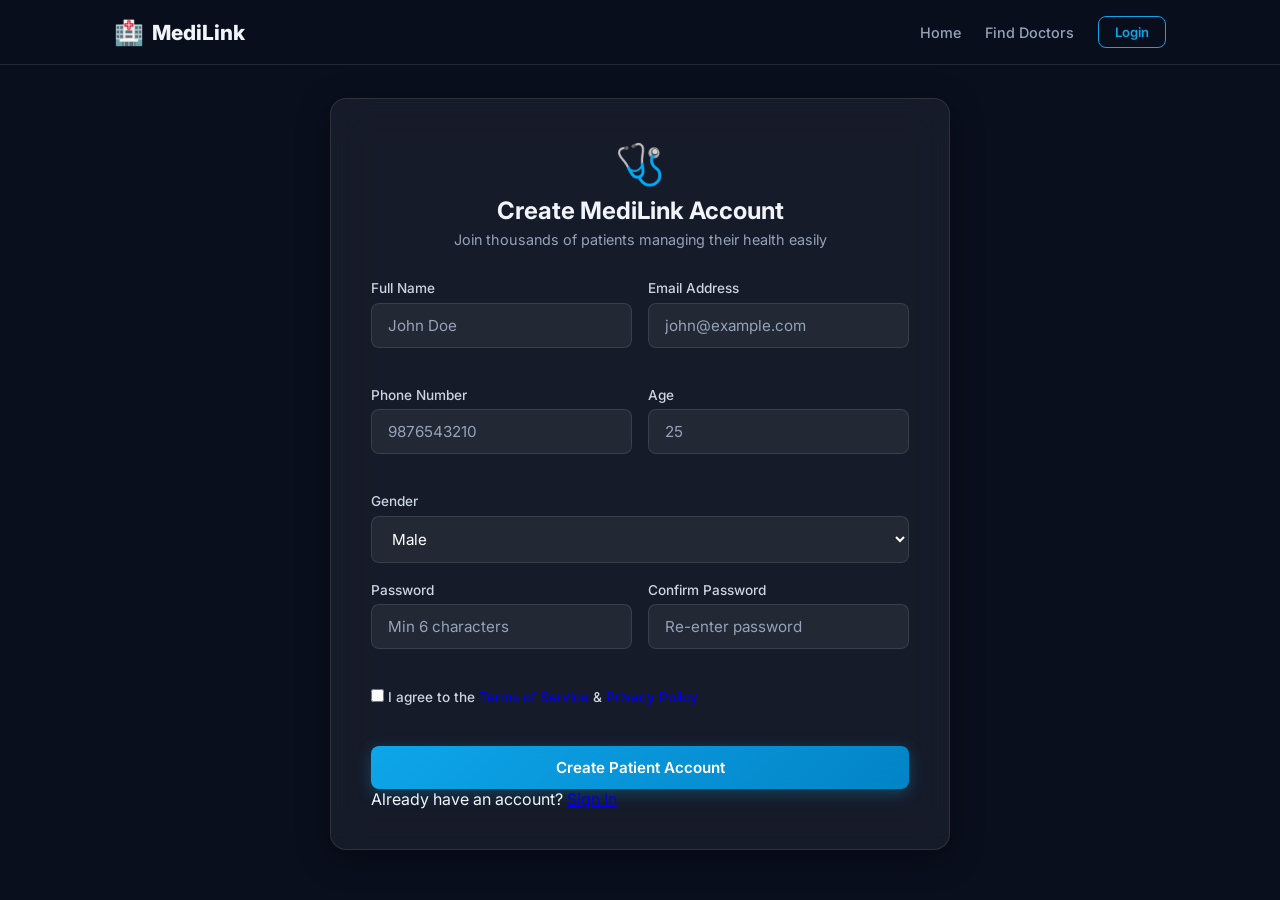
<file: register.html>
<!DOCTYPE html>
<html lang="en">
<head>
  <meta charset="UTF-8"/>
  <meta name="viewport" content="width=device-width, initial-scale=1.0"/>
  <title>MediLink – Patient Registration</title>
  <link rel="preconnect" href="https://fonts.googleapis.com"/>
  <link href="https://fonts.googleapis.com/css2?family=Inter:wght@300;400;500;600;700;800&display=swap" rel="stylesheet"/>
  <link rel="stylesheet" href="style.css"/>
</head>
<body class="auth-body">
<nav class="navbar">
  <div class="nav-container">
    <a href="index.html" class="nav-brand" id="nav-brand">
      <span class="brand-icon">🏥</span> MediLink
    </a>
    <div class="nav-links">
      <a href="index.html" class="nav-link">Home</a>
      <a href="doctor-search.html" class="nav-link">Find Doctors</a>
      <a href="login.html" class="btn btn-outline btn-sm">Login</a>
    </div>
  </div>
</nav>

<div class="auth-container">
  <div class="auth-card glass register-card">
    <div class="auth-header">
      <div class="brand-icon large">🩺</div>
      <h2 id="register-title">Create MediLink Account</h2>
      <p class="auth-subtitle">Join thousands of patients managing their health easily</p>
    </div>

    <div id="reg-alert-box" class="alert d-none" role="alert"></div>

    <form id="register-form" novalidate>
      <div class="form-row">
        <div class="form-group flex-1">
          <label for="reg-name">Full Name</label>
          <input type="text" id="reg-name" class="form-control" placeholder="John Doe" required/>
          <div id="name-error" class="field-error"></div>
        </div>

        <div class="form-group flex-1">
          <label for="reg-email">Email Address</label>
          <input type="email" id="reg-email" class="form-control" placeholder="john@example.com" required/>
          <div id="email-error" class="field-error"></div>
        </div>
      </div>

      <div class="form-row">
        <div class="form-group flex-1">
          <label for="reg-phone">Phone Number</label>
          <input type="tel" id="reg-phone" class="form-control" placeholder="9876543210" required/>
          <div id="phone-error" class="field-error"></div>
        </div>

        <div class="form-group flex-1">
          <label for="reg-age">Age</label>
          <input type="number" id="reg-age" class="form-control" placeholder="25" min="1" max="120" required/>
          <div id="age-error" class="field-error"></div>
        </div>
      </div>

      <div class="form-group">
        <label for="reg-gender">Gender</label>
        <select id="reg-gender" class="form-control">
          <option value="Male">Male</option>
          <option value="Female">Female</option>
          <option value="Other">Other</option>
        </select>
      </div>

      <div class="form-row">
        <div class="form-group flex-1">
          <label for="reg-password">Password</label>
          <input type="password" id="reg-password" class="form-control" placeholder="Min 6 characters" required/>
          <div id="password-error" class="field-error"></div>
        </div>

        <div class="form-group flex-1">
          <label for="reg-confirm-password">Confirm Password</label>
          <input type="password" id="reg-confirm-password" class="form-control" placeholder="Re-enter password" required/>
          <div id="confirm-password-error" class="field-error"></div>
        </div>
      </div>

      <div class="form-group">
        <label class="terms-label">
          <input type="checkbox" id="terms-chk" required/>
          <span>I agree to the <a href="#">Terms of Service</a> & <a href="#">Privacy Policy</a></span>
        </label>
        <div id="terms-error" class="field-error"></div>
      </div>

      <button type="submit" id="register-btn" class="btn btn-primary btn-full">
        Create Patient Account
      </button>
    </form>

    <div class="auth-footer">
      <p>Already have an account? <a href="login.html" id="link-login">Sign In</a></p>
    </div>
  </div>
</div>

<script src="app.js"></script>
<script>
  const form = document.getElementById('register-form');
  const alertBox = document.getElementById('reg-alert-box');

  form.addEventListener('submit', (e) => {
    e.preventDefault();
    alertBox.className = 'alert d-none';
    alertBox.innerText = '';
    ['name', 'email', 'phone', 'age', 'password', 'confirm-password', 'terms'].forEach(f => {
      const err = document.getElementById(f + '-error');
      if (err) err.innerText = '';
    });

    const name = document.getElementById('reg-name').value.trim();
    const email = document.getElementById('reg-email').value.trim();
    const phone = document.getElementById('reg-phone').value.trim();
    const age = document.getElementById('reg-age').value.trim();
    const gender = document.getElementById('reg-gender').value;
    const password = document.getElementById('reg-password').value;
    const confirmPassword = document.getElementById('reg-confirm-password').value;
    const terms = document.getElementById('terms-chk').checked;

    let hasError = false;

    if (!name) {
      document.getElementById('name-error').innerText = 'Full name is required.';
      hasError = true;
    }

    if (!email) {
      document.getElementById('email-error').innerText = 'Email is required.';
      hasError = true;
    } else if (!email.includes('@') || !email.includes('.')) {
      document.getElementById('email-error').innerText = 'Please enter a valid email.';
      hasError = true;
    }

    if (!phone) {
      document.getElementById('phone-error').innerText = 'Phone number is required.';
      hasError = true;
    } else if (phone.length < 10) {
      document.getElementById('phone-error').innerText = 'Phone number must be at least 10 digits.';
      hasError = true;
    }

    if (!age || parseInt(age) < 1) {
      document.getElementById('age-error').innerText = 'Please provide a valid age.';
      hasError = true;
    }

    if (!password) {
      document.getElementById('password-error').innerText = 'Password is required.';
      hasError = true;
    } else if (password.length < 6) {
      document.getElementById('password-error').innerText = 'Password must be at least 6 characters.';
      hasError = true;
    }

    if (password !== confirmPassword) {
      document.getElementById('confirm-password-error').innerText = 'Passwords do not match.';
      hasError = true;
    }

    if (!terms) {
      document.getElementById('terms-error').innerText = 'You must agree to the terms.';
      hasError = true;
    }

    if (hasError) return;

    const res = MediLink.registerUser({
      name, email, phone, age, gender, password, role: 'patient'
    });

    if (!res.success) {
      alertBox.className = 'alert alert-danger';
      alertBox.innerText = res.message;
      return;
    }

    alertBox.className = 'alert alert-success';
    alertBox.innerText = 'Registration successful! Redirecting to login...';
    setTimeout(() => {
      window.location.href = 'login.html';
    }, 1000);
  });
</script>
</body>
</html>
</file>
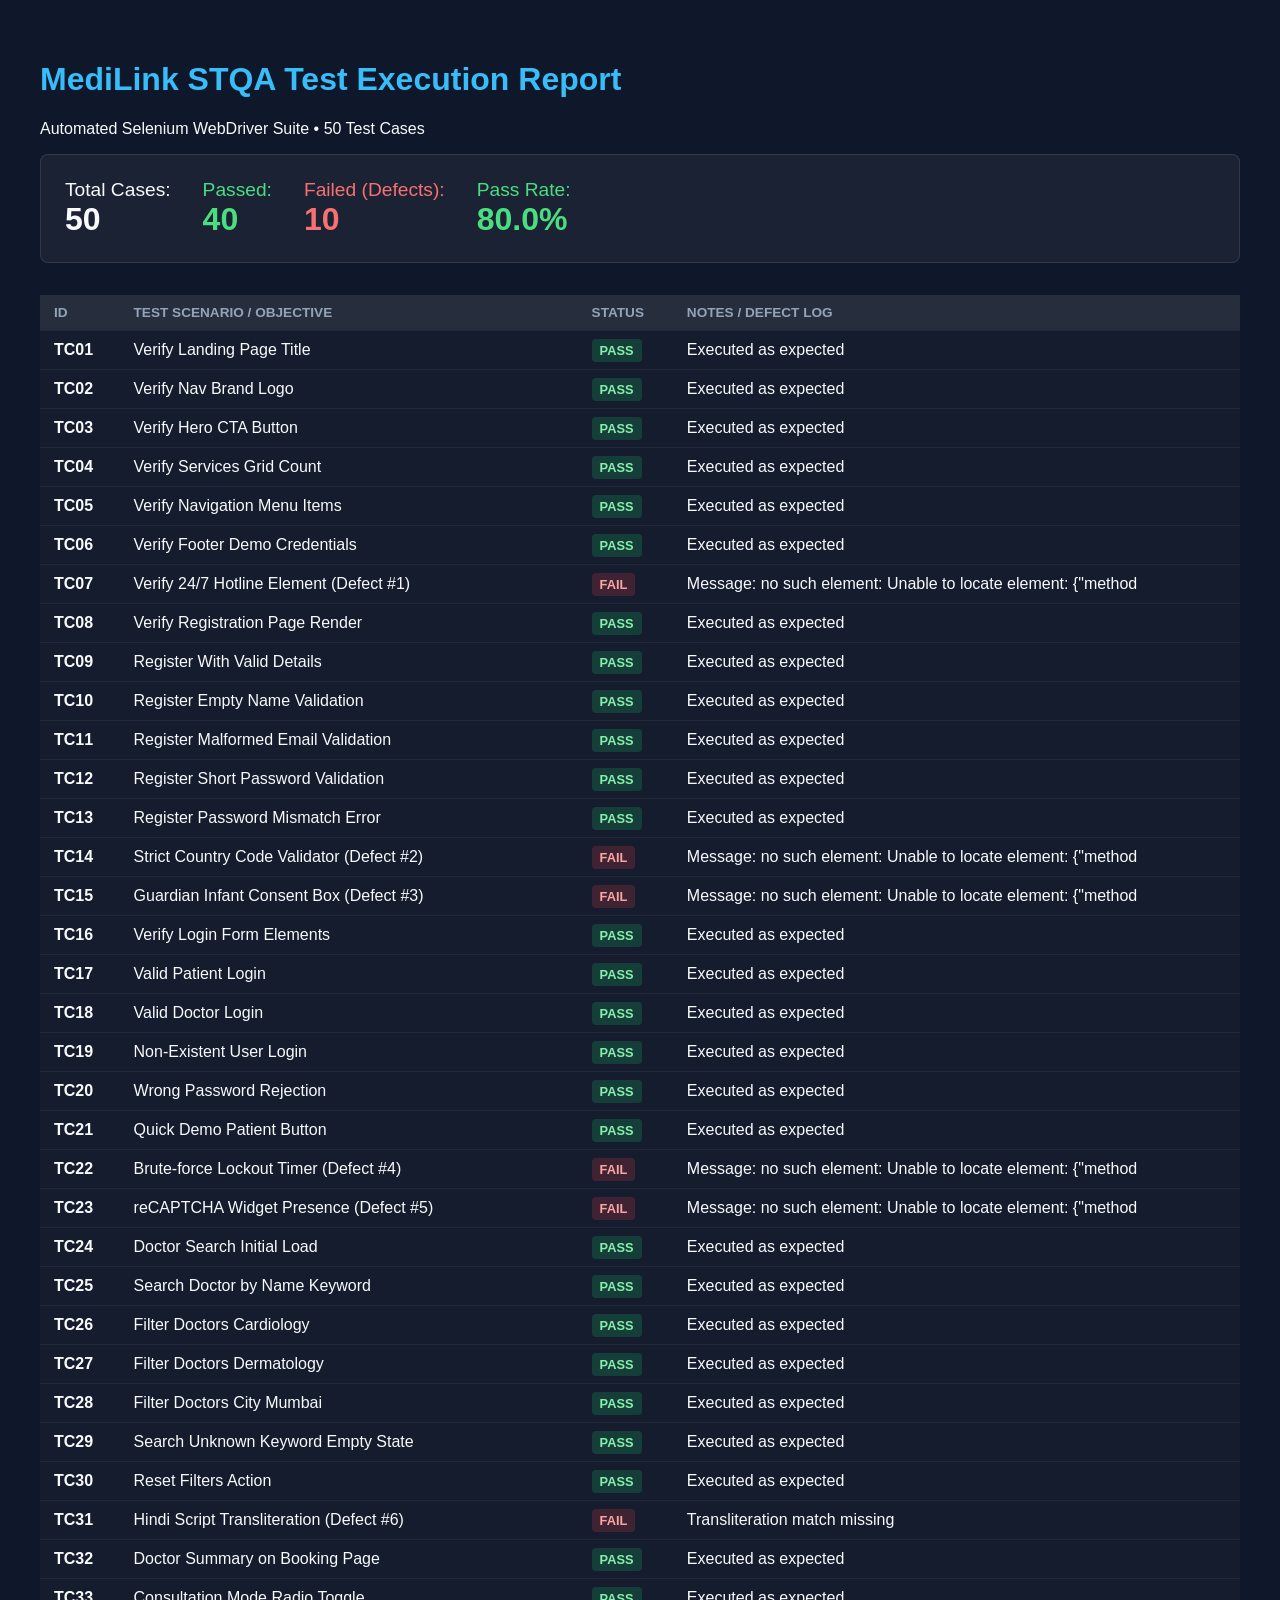
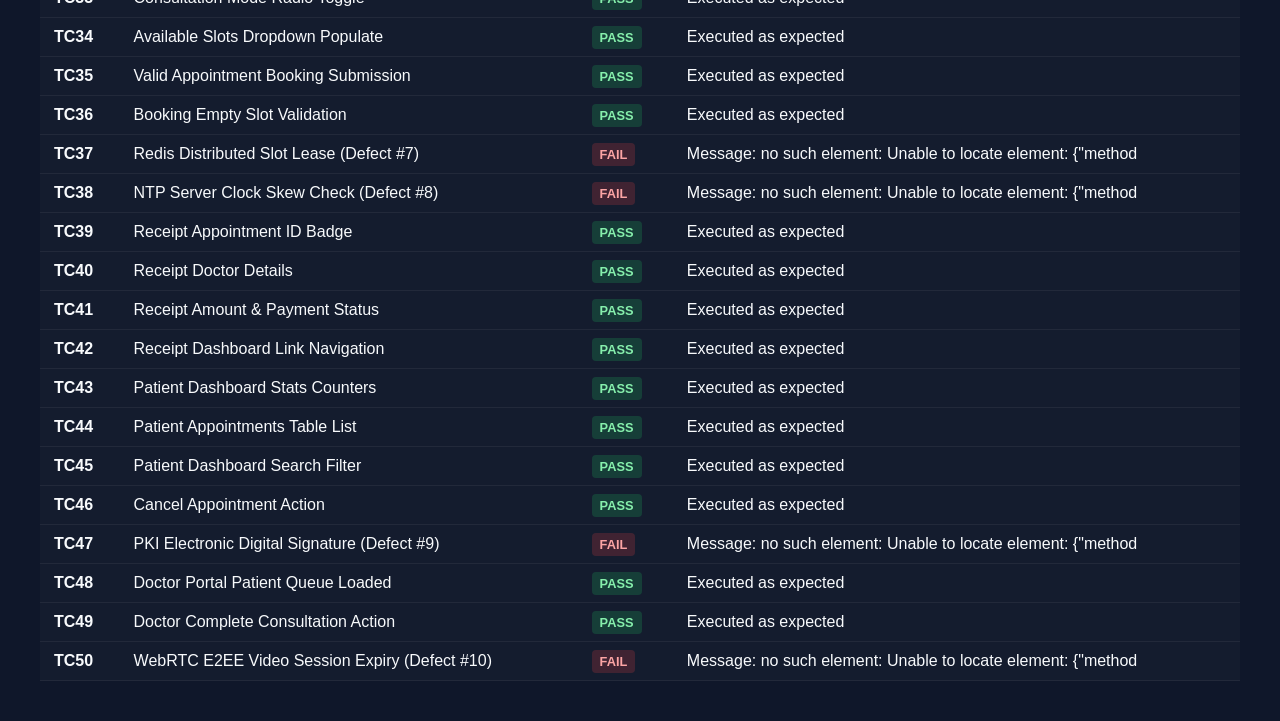
<file: stqa/reports/TestExecutionReport.html>
<!DOCTYPE html>
<html>
<head>
  <title>MediLink STQA Test Execution Report</title>
  <style>
    body { font-family: 'Segoe UI', Tahoma, Geneva, Verdana, sans-serif; background: #0f172a; color: #f8fafc; padding: 2rem; }
    h1 { color: #38bdf8; }
    .summary-card { background: rgba(255,255,255,0.05); padding: 1.5rem; border-radius: 8px; margin-bottom: 2rem; display: flex; gap: 2rem; border: 1px solid rgba(255,255,255,0.1); }
    .stat { font-size: 1.2rem; }
    .stat strong { font-size: 2rem; display: block; }
    .pass { color: #4ade80; }
    .fail { color: #f87171; }
    table { width: 100%; border-collapse: collapse; background: rgba(255,255,255,0.02); }
    th, td { padding: 10px 14px; text-align: left; border-bottom: 1px solid rgba(255,255,255,0.06); }
    th { background: rgba(255,255,255,0.08); color: #94a3b8; font-size: 0.85rem; text-transform: uppercase; }
    .badge { padding: 4px 8px; border-radius: 4px; font-weight: bold; font-size: 0.8rem; }
    .badge-pass { background: rgba(34,197,94,0.2); color: #86efac; }
    .badge-fail { background: rgba(239,68,68,0.2); color: #fca5a5; }
  </style>
</head>
<body>
  <h1>MediLink STQA Test Execution Report</h1>
  <p>Automated Selenium WebDriver Suite • 50 Test Cases</p>
  <div class="summary-card">
    <div class="stat">Total Cases: <strong>50</strong></div>
    <div class="stat pass">Passed: <strong>40</strong></div>
    <div class="stat fail">Failed (Defects): <strong>10</strong></div>
    <div class="stat pass">Pass Rate: <strong>80.0%</strong></div>
  </div>
  <table>
    <tr><th>ID</th><th>Test Scenario / Objective</th><th>Status</th><th>Notes / Defect Log</th></tr>
    <tr><td><strong>TC01</strong></td><td>Verify Landing Page Title</td><td><span class='badge badge-pass'>PASS</span></td><td>Executed as expected</td></tr>
    <tr><td><strong>TC02</strong></td><td>Verify Nav Brand Logo</td><td><span class='badge badge-pass'>PASS</span></td><td>Executed as expected</td></tr>
    <tr><td><strong>TC03</strong></td><td>Verify Hero CTA Button</td><td><span class='badge badge-pass'>PASS</span></td><td>Executed as expected</td></tr>
    <tr><td><strong>TC04</strong></td><td>Verify Services Grid Count</td><td><span class='badge badge-pass'>PASS</span></td><td>Executed as expected</td></tr>
    <tr><td><strong>TC05</strong></td><td>Verify Navigation Menu Items</td><td><span class='badge badge-pass'>PASS</span></td><td>Executed as expected</td></tr>
    <tr><td><strong>TC06</strong></td><td>Verify Footer Demo Credentials</td><td><span class='badge badge-pass'>PASS</span></td><td>Executed as expected</td></tr>
    <tr><td><strong>TC07</strong></td><td>Verify 24/7 Hotline Element (Defect #1)</td><td><span class='badge badge-fail'>FAIL</span></td><td>Message: no such element: Unable to locate element: {"method</td></tr>
    <tr><td><strong>TC08</strong></td><td>Verify Registration Page Render</td><td><span class='badge badge-pass'>PASS</span></td><td>Executed as expected</td></tr>
    <tr><td><strong>TC09</strong></td><td>Register With Valid Details</td><td><span class='badge badge-pass'>PASS</span></td><td>Executed as expected</td></tr>
    <tr><td><strong>TC10</strong></td><td>Register Empty Name Validation</td><td><span class='badge badge-pass'>PASS</span></td><td>Executed as expected</td></tr>
    <tr><td><strong>TC11</strong></td><td>Register Malformed Email Validation</td><td><span class='badge badge-pass'>PASS</span></td><td>Executed as expected</td></tr>
    <tr><td><strong>TC12</strong></td><td>Register Short Password Validation</td><td><span class='badge badge-pass'>PASS</span></td><td>Executed as expected</td></tr>
    <tr><td><strong>TC13</strong></td><td>Register Password Mismatch Error</td><td><span class='badge badge-pass'>PASS</span></td><td>Executed as expected</td></tr>
    <tr><td><strong>TC14</strong></td><td>Strict Country Code Validator (Defect #2)</td><td><span class='badge badge-fail'>FAIL</span></td><td>Message: no such element: Unable to locate element: {"method</td></tr>
    <tr><td><strong>TC15</strong></td><td>Guardian Infant Consent Box (Defect #3)</td><td><span class='badge badge-fail'>FAIL</span></td><td>Message: no such element: Unable to locate element: {"method</td></tr>
    <tr><td><strong>TC16</strong></td><td>Verify Login Form Elements</td><td><span class='badge badge-pass'>PASS</span></td><td>Executed as expected</td></tr>
    <tr><td><strong>TC17</strong></td><td>Valid Patient Login</td><td><span class='badge badge-pass'>PASS</span></td><td>Executed as expected</td></tr>
    <tr><td><strong>TC18</strong></td><td>Valid Doctor Login</td><td><span class='badge badge-pass'>PASS</span></td><td>Executed as expected</td></tr>
    <tr><td><strong>TC19</strong></td><td>Non-Existent User Login</td><td><span class='badge badge-pass'>PASS</span></td><td>Executed as expected</td></tr>
    <tr><td><strong>TC20</strong></td><td>Wrong Password Rejection</td><td><span class='badge badge-pass'>PASS</span></td><td>Executed as expected</td></tr>
    <tr><td><strong>TC21</strong></td><td>Quick Demo Patient Button</td><td><span class='badge badge-pass'>PASS</span></td><td>Executed as expected</td></tr>
    <tr><td><strong>TC22</strong></td><td>Brute-force Lockout Timer (Defect #4)</td><td><span class='badge badge-fail'>FAIL</span></td><td>Message: no such element: Unable to locate element: {"method</td></tr>
    <tr><td><strong>TC23</strong></td><td>reCAPTCHA Widget Presence (Defect #5)</td><td><span class='badge badge-fail'>FAIL</span></td><td>Message: no such element: Unable to locate element: {"method</td></tr>
    <tr><td><strong>TC24</strong></td><td>Doctor Search Initial Load</td><td><span class='badge badge-pass'>PASS</span></td><td>Executed as expected</td></tr>
    <tr><td><strong>TC25</strong></td><td>Search Doctor by Name Keyword</td><td><span class='badge badge-pass'>PASS</span></td><td>Executed as expected</td></tr>
    <tr><td><strong>TC26</strong></td><td>Filter Doctors Cardiology</td><td><span class='badge badge-pass'>PASS</span></td><td>Executed as expected</td></tr>
    <tr><td><strong>TC27</strong></td><td>Filter Doctors Dermatology</td><td><span class='badge badge-pass'>PASS</span></td><td>Executed as expected</td></tr>
    <tr><td><strong>TC28</strong></td><td>Filter Doctors City Mumbai</td><td><span class='badge badge-pass'>PASS</span></td><td>Executed as expected</td></tr>
    <tr><td><strong>TC29</strong></td><td>Search Unknown Keyword Empty State</td><td><span class='badge badge-pass'>PASS</span></td><td>Executed as expected</td></tr>
    <tr><td><strong>TC30</strong></td><td>Reset Filters Action</td><td><span class='badge badge-pass'>PASS</span></td><td>Executed as expected</td></tr>
    <tr><td><strong>TC31</strong></td><td>Hindi Script Transliteration (Defect #6)</td><td><span class='badge badge-fail'>FAIL</span></td><td>Transliteration match missing</td></tr>
    <tr><td><strong>TC32</strong></td><td>Doctor Summary on Booking Page</td><td><span class='badge badge-pass'>PASS</span></td><td>Executed as expected</td></tr>
    <tr><td><strong>TC33</strong></td><td>Consultation Mode Radio Toggle</td><td><span class='badge badge-pass'>PASS</span></td><td>Executed as expected</td></tr>
    <tr><td><strong>TC34</strong></td><td>Available Slots Dropdown Populate</td><td><span class='badge badge-pass'>PASS</span></td><td>Executed as expected</td></tr>
    <tr><td><strong>TC35</strong></td><td>Valid Appointment Booking Submission</td><td><span class='badge badge-pass'>PASS</span></td><td>Executed as expected</td></tr>
    <tr><td><strong>TC36</strong></td><td>Booking Empty Slot Validation</td><td><span class='badge badge-pass'>PASS</span></td><td>Executed as expected</td></tr>
    <tr><td><strong>TC37</strong></td><td>Redis Distributed Slot Lease (Defect #7)</td><td><span class='badge badge-fail'>FAIL</span></td><td>Message: no such element: Unable to locate element: {"method</td></tr>
    <tr><td><strong>TC38</strong></td><td>NTP Server Clock Skew Check (Defect #8)</td><td><span class='badge badge-fail'>FAIL</span></td><td>Message: no such element: Unable to locate element: {"method</td></tr>
    <tr><td><strong>TC39</strong></td><td>Receipt Appointment ID Badge</td><td><span class='badge badge-pass'>PASS</span></td><td>Executed as expected</td></tr>
    <tr><td><strong>TC40</strong></td><td>Receipt Doctor Details</td><td><span class='badge badge-pass'>PASS</span></td><td>Executed as expected</td></tr>
    <tr><td><strong>TC41</strong></td><td>Receipt Amount & Payment Status</td><td><span class='badge badge-pass'>PASS</span></td><td>Executed as expected</td></tr>
    <tr><td><strong>TC42</strong></td><td>Receipt Dashboard Link Navigation</td><td><span class='badge badge-pass'>PASS</span></td><td>Executed as expected</td></tr>
    <tr><td><strong>TC43</strong></td><td>Patient Dashboard Stats Counters</td><td><span class='badge badge-pass'>PASS</span></td><td>Executed as expected</td></tr>
    <tr><td><strong>TC44</strong></td><td>Patient Appointments Table List</td><td><span class='badge badge-pass'>PASS</span></td><td>Executed as expected</td></tr>
    <tr><td><strong>TC45</strong></td><td>Patient Dashboard Search Filter</td><td><span class='badge badge-pass'>PASS</span></td><td>Executed as expected</td></tr>
    <tr><td><strong>TC46</strong></td><td>Cancel Appointment Action</td><td><span class='badge badge-pass'>PASS</span></td><td>Executed as expected</td></tr>
    <tr><td><strong>TC47</strong></td><td>PKI Electronic Digital Signature (Defect #9)</td><td><span class='badge badge-fail'>FAIL</span></td><td>Message: no such element: Unable to locate element: {"method</td></tr>
    <tr><td><strong>TC48</strong></td><td>Doctor Portal Patient Queue Loaded</td><td><span class='badge badge-pass'>PASS</span></td><td>Executed as expected</td></tr>
    <tr><td><strong>TC49</strong></td><td>Doctor Complete Consultation Action</td><td><span class='badge badge-pass'>PASS</span></td><td>Executed as expected</td></tr>
    <tr><td><strong>TC50</strong></td><td>WebRTC E2EE Video Session Expiry (Defect #10)</td><td><span class='badge badge-fail'>FAIL</span></td><td>Message: no such element: Unable to locate element: {"method</td></tr>
  </table>
</body>
</html>
</file>
<file: style.css>
/* ============================================================
   MediLink – Healthcare Management System
   style.css – Complete Design System
   ============================================================ */

*, *::before, *::after { box-sizing: border-box; margin: 0; padding: 0; }

:root {
  --primary:      #0ea5e9;
  --primary-dark: #0284c7;
  --primary-glow: rgba(14,165,233,0.3);
  --secondary:    #06b6d4;
  --accent:       #8b5cf6;
  --success:      #22c55e;
  --warning:      #f59e0b;
  --danger:       #ef4444;
  --danger-dark:  #dc2626;
  --bg:           #0a0f1e;
  --bg2:          #0f172a;
  --card:         rgba(255,255,255,0.05);
  --border:       rgba(255,255,255,0.10);
  --text:         #f1f5f9;
  --muted:        #94a3b8;
  --radius:       16px;
  --radius-sm:    8px;
  --shadow:       0 8px 32px rgba(0,0,0,0.4);
  --tr:           0.25s ease;
}

html, body { height: 100%; font-family: 'Inter', sans-serif; background: var(--bg); color: var(--text); scroll-behavior: smooth; }

/* ---- Utility ---- */
.hidden { display: none !important; }
.container { max-width: 1100px; margin: 0 auto; padding: 0 1.5rem; }
.glass { background: var(--card); backdrop-filter: blur(20px); border: 1px solid var(--border); border-radius: var(--radius); box-shadow: var(--shadow); }
.gradient-text { background: linear-gradient(135deg,#38bdf8,#818cf8); -webkit-background-clip: text; -webkit-text-fill-color: transparent; background-clip: text; }
.section-title { font-size: 2rem; font-weight: 800; margin-bottom: 0.7rem; }
.section-subtitle { color: var(--muted); margin-bottom: 2.5rem; }

/* ---- BLOBS ---- */
.blob { position: absolute; border-radius: 50%; filter: blur(80px); opacity: 0.35; pointer-events: none; z-index: 0; }
.b1 { width: 500px; height: 500px; background: var(--primary); top: -150px; left: -100px; }
.b2 { width: 400px; height: 400px; background: var(--accent); bottom: -100px; right: -80px; }
.b3 { width: 350px; height: 350px; background: var(--secondary); top: 40%; right: 20%; }

/* ---- BUTTONS ---- */
.btn { display: inline-flex; align-items: center; justify-content: center; gap: 8px; padding: 0.75rem 1.5rem; border-radius: var(--radius-sm); border: none; font-family: inherit; font-size: 0.95rem; font-weight: 600; cursor: pointer; transition: all var(--tr); text-decoration: none; white-space: nowrap; }
.btn:disabled { opacity: 0.5; cursor: not-allowed; }
.btn-primary  { background: linear-gradient(135deg,var(--primary),var(--primary-dark)); color: #fff; box-shadow: 0 4px 16px var(--primary-glow); }
.btn-primary:hover { transform: translateY(-2px); box-shadow: 0 8px 24px var(--primary-glow); }
.btn-outline  { background: transparent; border: 1.5px solid var(--primary); color: var(--primary); }
.btn-outline:hover { background: rgba(14,165,233,0.12); }
.btn-ghost    { background: rgba(255,255,255,0.08); color: var(--text); border: 1px solid var(--border); }
.btn-ghost:hover { background: rgba(255,255,255,0.14); }
.btn-danger   { background: linear-gradient(135deg,var(--danger),var(--danger-dark)); color: #fff; }
.btn-danger:hover { transform: translateY(-2px); }
.btn-success  { background: linear-gradient(135deg,#16a34a,#15803d); color: #fff; }
.btn-full     { width: 100%; }
.btn-lg       { padding: 1rem 2rem; font-size: 1.05rem; }
.btn-sm       { padding: 0.45rem 1rem; font-size: 0.82rem; }

/* ---- NAVBAR ---- */
.navbar { position: fixed; top: 0; left: 0; right: 0; z-index: 999; padding: 1rem 0; background: rgba(10,15,30,0.85); backdrop-filter: blur(16px); border-bottom: 1px solid var(--border); }
.nav-container { max-width: 1100px; margin: 0 auto; padding: 0 1.5rem; display: flex; align-items: center; justify-content: space-between; }
.nav-brand { display: flex; align-items: center; gap: 0.5rem; font-size: 1.3rem; font-weight: 800; color: var(--text); text-decoration: none; }
.brand-icon { font-size: 1.5rem; }
.nav-links { display: flex; align-items: center; gap: 1.5rem; }
.nav-link { color: var(--muted); font-size: 0.9rem; font-weight: 500; text-decoration: none; transition: color var(--tr); }
.nav-link:hover { color: var(--text); }
.nav-toggle { display: none; background: none; border: none; color: var(--text); font-size: 1.4rem; cursor: pointer; }
@media(max-width:768px) { .nav-toggle { display: block; } .nav-links { display: none; flex-direction: column; position: absolute; top: 100%; left: 0; right: 0; background: var(--bg2); border-bottom: 1px solid var(--border); padding: 1rem 1.5rem; gap: 1rem; } .nav-links.open { display: flex; } }

/* ---- HERO ---- */
.hero { min-height: 100vh; display: flex; align-items: center; justify-content: space-between; gap: 3rem; padding: 7rem 4rem 4rem; position: relative; overflow: hidden; max-width: 1100px; margin: 0 auto; }
.hero-bg { position: fixed; inset: 0; z-index: -1; background: radial-gradient(ellipse at top-left, #0f1f3d 0%, #0a0f1e 60%); }
.hero-content { flex: 1; z-index: 1; }
.hero-badge { display: inline-block; padding: 0.4rem 1rem; border-radius: 999px; background: rgba(14,165,233,0.12); border: 1px solid rgba(14,165,233,0.3); color: #38bdf8; font-size: 0.82rem; font-weight: 600; margin-bottom: 1.2rem; }
.hero-title { font-size: 3.5rem; font-weight: 900; line-height: 1.15; margin-bottom: 1.2rem; }
.hero-subtitle { color: var(--muted); font-size: 1.1rem; line-height: 1.7; max-width: 520px; margin-bottom: 2rem; }
.hero-actions { display: flex; gap: 1rem; flex-wrap: wrap; margin-bottom: 2.5rem; }
.hero-stats { display: flex; gap: 2rem; }
.stat { text-align: center; }
.stat-num { display: block; font-size: 1.5rem; font-weight: 800; color: var(--text); }
.stat-label { font-size: 0.75rem; color: var(--muted); text-transform: uppercase; letter-spacing: 0.06em; }
.hero-image { flex: 0 0 340px; z-index: 1; }
.hero-card { padding: 1.5rem; }
.doctor-mini { display: flex; align-items: center; gap: 0.8rem; margin-bottom: 1.2rem; }
.doctor-avatar { font-size: 2.5rem; background: rgba(14,165,233,0.1); border-radius: 50%; width: 52px; height: 52px; display: flex; align-items: center; justify-content: center; }
.doctor-mini-name { font-weight: 700; font-size: 0.95rem; }
.doctor-mini-spec { color: var(--muted); font-size: 0.8rem; }
.available-badge { margin-left: auto; padding: 0.25rem 0.6rem; border-radius: 999px; font-size: 0.72rem; font-weight: 700; background: rgba(34,197,94,0.15); color: #86efac; border: 1px solid rgba(34,197,94,0.3); }
.slot-preview { display: flex; gap: 0.5rem; flex-wrap: wrap; margin-bottom: 1.2rem; }
.slot { padding: 0.35rem 0.75rem; border-radius: var(--radius-sm); font-size: 0.8rem; font-weight: 600; background: rgba(255,255,255,0.05); border: 1px solid var(--border); color: var(--muted); cursor: pointer; }
.slot.active-slot { background: rgba(14,165,233,0.15); border-color: rgba(14,165,233,0.4); color: #38bdf8; }
@media(max-width:900px) { .hero { flex-direction: column; padding: 6rem 1.5rem 3rem; text-align: center; } .hero-title { font-size: 2.5rem; } .hero-actions { justify-content: center; } .hero-stats { justify-content: center; } .hero-image { width: 100%; max-width: 360px; } }

/* ---- SERVICES ---- */
.services { padding: 5rem 0; }
.services-grid { display: grid; grid-template-columns: repeat(3, 1fr); gap: 1.5rem; }
.service-card { padding: 1.8rem; transition: transform var(--tr); }
.service-card:hover { transform: translateY(-5px); }
.service-icon { font-size: 2.2rem; margin-bottom: 1rem; }
.service-card h3 { font-size: 1.05rem; font-weight: 700; margin-bottom: 0.5rem; }
.service-card p { font-size: 0.9rem; color: var(--muted); line-height: 1.6; }
@media(max-width:768px) { .services-grid { grid-template-columns: 1fr 1fr; } }
@media(max-width:480px) { .services-grid { grid-template-columns: 1fr; } }

/* ---- ABOUT ---- */
.about { padding: 5rem 0; }
.about-grid { display: grid; grid-template-columns: 1fr 1fr; gap: 4rem; align-items: center; }
.about-text .section-title { text-align: left; }
.about-list { list-style: none; margin: 1.2rem 0 2rem; }
.about-list li { padding: 0.5rem 0; font-size: 0.95rem; color: var(--muted); }
.about-card { padding: 1.8rem; }
.about-item { display: flex; align-items: center; gap: 1rem; padding: 0.8rem 0; border-bottom: 1px solid var(--border); font-size: 0.95rem; }
.about-item:last-child { border-bottom: none; }
@media(max-width:768px) { .about-grid { grid-template-columns: 1fr; gap: 2rem; } }

/* ---- FOOTER ---- */
.footer { background: var(--bg2); border-top: 1px solid var(--border); padding: 3rem 0 1rem; }
.footer-grid { display: grid; grid-template-columns: 2fr 1fr 1fr; gap: 2rem; margin-bottom: 2rem; }
.footer-brand { font-size: 1.2rem; font-weight: 800; margin-bottom: 0.7rem; }
.footer-desc { color: var(--muted); font-size: 0.88rem; }
.footer h4 { font-size: 0.9rem; font-weight: 700; margin-bottom: 0.8rem; color: var(--text); }
.footer a, .footer p { display: block; color: var(--muted); font-size: 0.82rem; text-decoration: none; margin-bottom: 0.4rem; }
.footer a:hover { color: var(--text); }
.footer-bottom { border-top: 1px solid var(--border); padding-top: 1.2rem; text-align: center; color: var(--muted); font-size: 0.8rem; }
@media(max-width:600px) { .footer-grid { grid-template-columns: 1fr; } }

/* ---- FORMS ---- */
.page-wrapper { min-height: 100vh; display: flex; align-items: center; justify-content: center; padding: 7rem 1.5rem 3rem; position: relative; }
.page-bg { position: fixed; inset: 0; z-index: -1; background: radial-gradient(ellipse at top, #0c1a3a 0%, #0a0f1e 60%); }
.form-card { width: 100%; max-width: 480px; padding: 2.5rem; }
.form-card.wide { max-width: 680px; }
.form-title { font-size: 1.6rem; font-weight: 800; margin-bottom: 0.3rem; }
.form-subtitle { color: var(--muted); font-size: 0.9rem; margin-bottom: 2rem; }
.form-group { margin-bottom: 1.2rem; }
.form-label { display: block; font-size: 0.82rem; font-weight: 600; color: var(--muted); margin-bottom: 0.45rem; text-transform: uppercase; letter-spacing: 0.04em; }
.form-control { width: 100%; padding: 0.78rem 1rem; background: rgba(255,255,255,0.05); border: 1px solid var(--border); border-radius: var(--radius-sm); color: var(--text); font-family: inherit; font-size: 0.95rem; transition: border-color var(--tr), box-shadow var(--tr); outline: none; }
.form-control::placeholder { color: var(--muted); }
.form-control:focus { border-color: var(--primary); box-shadow: 0 0 0 3px var(--primary-glow); }
.form-control.error { border-color: var(--danger); box-shadow: 0 0 0 3px rgba(239,68,68,0.2); }
.form-row { display: grid; grid-template-columns: 1fr 1fr; gap: 1rem; }
.field-error { display: block; color: #f87171; font-size: 0.76rem; margin-top: 0.3rem; }
.form-link { text-align: center; margin-top: 1.2rem; font-size: 0.88rem; color: var(--muted); }
.form-link a { color: var(--primary); text-decoration: none; font-weight: 600; }
.form-link a:hover { text-decoration: underline; }
.alert { display: flex; align-items: center; gap: 10px; padding: 0.85rem 1.1rem; border-radius: var(--radius-sm); margin-bottom: 1.2rem; font-size: 0.9rem; }
.alert-error  { background: rgba(239,68,68,0.1); border: 1px solid rgba(239,68,68,0.35); color: #fca5a5; }
.alert-success { background: rgba(34,197,94,0.1); border: 1px solid rgba(34,197,94,0.35); color: #86efac; }
.divider { display: flex; align-items: center; gap: 1rem; margin: 1.2rem 0; color: var(--muted); font-size: 0.82rem; }
.divider::before, .divider::after { content: ''; flex: 1; height: 1px; background: var(--border); }

/* ---- DASHBOARD ---- */
.dashboard-layout { display: flex; min-height: 100vh; padding-top: 70px; }
.sidebar { width: 250px; flex-shrink: 0; background: var(--bg2); border-right: 1px solid var(--border); padding: 2rem 0; position: sticky; top: 70px; height: calc(100vh - 70px); overflow-y: auto; }
.sidebar-brand { padding: 0 1.5rem 1.5rem; font-size: 1rem; font-weight: 700; color: var(--muted); text-transform: uppercase; letter-spacing: 0.06em; border-bottom: 1px solid var(--border); margin-bottom: 1rem; }
.sidebar-nav { display: flex; flex-direction: column; }
.sidebar-link { display: flex; align-items: center; gap: 0.75rem; padding: 0.75rem 1.5rem; color: var(--muted); text-decoration: none; font-size: 0.9rem; font-weight: 500; transition: all var(--tr); border-left: 3px solid transparent; }
.sidebar-link:hover { background: rgba(255,255,255,0.04); color: var(--text); }
.sidebar-link.active { background: rgba(14,165,233,0.1); color: var(--primary); border-left-color: var(--primary); }
.sidebar-link .link-icon { font-size: 1.05rem; }
.dash-content { flex: 1; padding: 2rem; overflow-y: auto; }
.dash-header { margin-bottom: 2rem; }
.dash-title { font-size: 1.6rem; font-weight: 800; }
.dash-subtitle { color: var(--muted); font-size: 0.9rem; }
.stats-grid { display: grid; grid-template-columns: repeat(4,1fr); gap: 1rem; margin-bottom: 2rem; }
.stat-card { padding: 1.3rem; border-radius: var(--radius); background: var(--card); border: 1px solid var(--border); }
.stat-card-val { font-size: 1.8rem; font-weight: 800; margin-bottom: 0.2rem; }
.stat-card-label { font-size: 0.78rem; color: var(--muted); text-transform: uppercase; letter-spacing: 0.05em; }
@media(max-width:900px) { .stats-grid { grid-template-columns: repeat(2,1fr); } .dashboard-layout { flex-direction: column; } .sidebar { width: 100%; height: auto; position: static; } }

/* ---- TABLES ---- */
.table-wrap { overflow-x: auto; border-radius: var(--radius); border: 1px solid var(--border); }
table { width: 100%; border-collapse: collapse; }
thead { background: rgba(255,255,255,0.04); }
th { padding: 0.9rem 1rem; text-align: left; font-size: 0.78rem; font-weight: 700; color: var(--muted); text-transform: uppercase; letter-spacing: 0.05em; border-bottom: 1px solid var(--border); }
td { padding: 1rem; font-size: 0.88rem; border-bottom: 1px solid rgba(255,255,255,0.04); }
tr:last-child td { border-bottom: none; }
tr:hover td { background: rgba(255,255,255,0.02); }

/* ---- BADGES / STATUS ---- */
.badge { padding: 0.25rem 0.7rem; border-radius: 999px; font-size: 0.72rem; font-weight: 700; text-transform: uppercase; letter-spacing: 0.05em; }
.badge-pending   { background: rgba(245,158,11,0.15); color: #fcd34d; border: 1px solid rgba(245,158,11,0.3); }
.badge-confirmed { background: rgba(34,197,94,0.15); color: #86efac; border: 1px solid rgba(34,197,94,0.3); }
.badge-cancelled { background: rgba(239,68,68,0.15); color: #fca5a5; border: 1px solid rgba(239,68,68,0.3); }
.badge-completed { background: rgba(14,165,233,0.15); color: #7dd3fc; border: 1px solid rgba(14,165,233,0.3); }
.badge-video     { background: rgba(139,92,246,0.15); color: #c4b5fd; border: 1px solid rgba(139,92,246,0.3); }
.badge-inperson  { background: rgba(6,182,212,0.15); color: #67e8f9; border: 1px solid rgba(6,182,212,0.3); }

/* ---- CARDS ---- */
.card { padding: 1.5rem; border-radius: var(--radius); background: var(--card); border: 1px solid var(--border); }
.card-title { font-size: 1.05rem; font-weight: 700; margin-bottom: 1rem; }
.doctor-card { display: flex; gap: 1rem; align-items: flex-start; padding: 1.3rem; border-radius: var(--radius); background: var(--card); border: 1px solid var(--border); transition: transform var(--tr), border-color var(--tr); cursor: pointer; text-decoration: none; color: var(--text); }
.doctor-card:hover { transform: translateY(-3px); border-color: rgba(14,165,233,0.4); }
.doctor-ava { width: 60px; height: 60px; border-radius: 50%; background: rgba(14,165,233,0.1); display: flex; align-items: center; justify-content: center; font-size: 1.8rem; flex-shrink: 0; }
.doctor-info h3 { font-size: 1rem; font-weight: 700; margin-bottom: 0.25rem; }
.doctor-info p { font-size: 0.82rem; color: var(--muted); margin-bottom: 0.25rem; }
.doctor-grid { display: grid; grid-template-columns: repeat(auto-fill, minmax(300px,1fr)); gap: 1rem; }

/* ---- SEARCH ---- */
.search-bar { display: flex; gap: 0.75rem; flex-wrap: wrap; padding: 1.2rem; border-radius: var(--radius); background: var(--card); border: 1px solid var(--border); margin-bottom: 2rem; }
.search-bar .form-control { flex: 1; min-width: 180px; }
select.form-control { cursor: pointer; }

/* ---- SLOTS ---- */
.slots-grid { display: flex; flex-wrap: wrap; gap: 0.6rem; }
.slot-btn { padding: 0.5rem 1rem; border-radius: var(--radius-sm); font-size: 0.82rem; font-weight: 600; background: rgba(255,255,255,0.05); border: 1px solid var(--border); color: var(--muted); cursor: pointer; transition: all var(--tr); }
.slot-btn:hover { border-color: var(--primary); color: var(--primary); }
.slot-btn.selected { background: rgba(14,165,233,0.2); border-color: var(--primary); color: var(--primary); }
.slot-btn.booked { background: rgba(239,68,68,0.08); border-color: rgba(239,68,68,0.3); color: #f87171; cursor: not-allowed; opacity: 0.6; }

/* ---- MODAL ---- */
.modal-overlay { position: fixed; inset: 0; background: rgba(0,0,0,0.7); backdrop-filter: blur(8px); z-index: 9999; display: flex; align-items: center; justify-content: center; padding: 1rem; }
.modal-box { max-width: 440px; width: 100%; padding: 2rem; text-align: center; }
.modal-title { font-size: 1.2rem; font-weight: 700; margin-bottom: 0.7rem; }
.modal-msg { color: var(--muted); font-size: 0.9rem; margin-bottom: 1.5rem; }
.modal-actions { display: flex; gap: 1rem; justify-content: center; }

/* ---- MISC ---- */
.empty-state { text-align: center; padding: 3rem 1rem; }
.empty-icon { font-size: 3rem; margin-bottom: 1rem; }
.empty-title { font-size: 1.1rem; font-weight: 600; margin-bottom: 0.5rem; }
.empty-msg { color: var(--muted); font-size: 0.9rem; }
.section-header { display: flex; align-items: center; justify-content: space-between; margin-bottom: 1.2rem; }
.section-header h2 { font-size: 1.1rem; font-weight: 700; }
.profile-ava { width: 80px; height: 80px; border-radius: 50%; background: linear-gradient(135deg,var(--primary),var(--accent)); display: flex; align-items: center; justify-content: center; font-size: 2rem; margin: 0 auto 1rem; }
.info-grid { display: grid; grid-template-columns: 1fr 1fr; gap: 1rem; }
.info-item label { display: block; font-size: 0.75rem; color: var(--muted); text-transform: uppercase; letter-spacing: 0.04em; margin-bottom: 0.25rem; }
.info-item span  { font-size: 0.92rem; font-weight: 500; }
.bmi-result { text-align: center; padding: 1.5rem; border-radius: var(--radius); margin-top: 1rem; }
.bmi-num { font-size: 3rem; font-weight: 900; }
.bmi-cat { font-size: 1rem; font-weight: 600; margin-top: 0.3rem; }
.notification-item { display: flex; gap: 1rem; padding: 1rem 0; border-bottom: 1px solid var(--border); }
.notification-item:last-child { border-bottom: none; }
.notif-icon { font-size: 1.4rem; }
.notif-text { font-size: 0.88rem; }
.notif-time { font-size: 0.75rem; color: var(--muted); }
.notif-unread { background: rgba(14,165,233,0.06); border-radius: var(--radius-sm); }
.habit-item { display: flex; align-items: center; gap: 1rem; padding: 0.9rem 0; border-bottom: 1px solid var(--border); }
.habit-check { width: 24px; height: 24px; border-radius: 6px; border: 2px solid var(--border); display: flex; align-items: center; justify-content: center; cursor: pointer; flex-shrink: 0; transition: all var(--tr); }
.habit-check.done { background: var(--success); border-color: var(--success); }
.receipt-box { border: 1px solid var(--border); border-radius: var(--radius); padding: 2rem; }
.receipt-header { display: flex; justify-content: space-between; align-items: flex-start; margin-bottom: 1.5rem; padding-bottom: 1.5rem; border-bottom: 1px solid var(--border); }
.receipt-row { display: flex; justify-content: space-between; padding: 0.6rem 0; border-bottom: 1px solid rgba(255,255,255,0.04); font-size: 0.9rem; }
.receipt-row .label { color: var(--muted); }
.tab-list { display: flex; gap: 0.5rem; margin-bottom: 1.5rem; border-bottom: 1px solid var(--border); padding-bottom: 0; }
.tab-btn { padding: 0.6rem 1.2rem; background: none; border: none; color: var(--muted); font-family: inherit; font-size: 0.88rem; font-weight: 600; cursor: pointer; border-bottom: 2px solid transparent; margin-bottom: -1px; transition: all var(--tr); }
.tab-btn.active { color: var(--primary); border-bottom-color: var(--primary); }
.tab-panel { display: none; }
.tab-panel.active { display: block; }
@media print { .navbar, .sidebar, .btn:not(.btn-print) { display: none; } .receipt-box { border: 1px solid #ccc; } body { background: #fff; color: #000; } }

/* ---- Modern Dashboard & Booking Styles ---- */
.dashboard-container, .booking-page-container, .search-page-container, .receipt-container {
  padding-top: 5.5rem;
  padding-bottom: 3rem;
}
.flex-between { display: flex; justify-content: space-between; align-items: center; }
.dashboard-header { margin-bottom: 2rem; }
.stats-grid {
  display: grid;
  grid-template-columns: repeat(auto-fit, minmax(220px, 1fr));
  gap: 1.2rem;
  margin-bottom: 2rem;
}
.stat-card {
  padding: 1.4rem;
  display: flex;
  align-items: center;
  gap: 1.2rem;
  border-radius: var(--radius);
  background: var(--card);
  border: 1px solid var(--border);
}
.stat-icon { font-size: 2.2rem; }
.stat-value { font-size: 1.8rem; font-weight: 800; color: #fff; }
.stat-title { font-size: 0.85rem; color: var(--muted); }
.dashboard-section { margin-bottom: 2rem; }
.section-top { margin-bottom: 1.2rem; }
.table-responsive { overflow-x: auto; }
.table { width: 100%; border-collapse: collapse; text-align: left; }
.table th { padding: 0.85rem 1rem; border-bottom: 1px solid var(--border); color: var(--muted); font-size: 0.82rem; text-transform: uppercase; }
.table td { padding: 1rem; border-bottom: 1px solid rgba(255,255,255,0.05); font-size: 0.9rem; }
.booking-grid {
  display: grid;
  grid-template-columns: 320px 1fr;
  gap: 2rem;
}
@media(max-width: 860px) {
  .booking-grid { grid-template-columns: 1fr; }
}
.doc-summary-header { display: flex; gap: 1rem; align-items: center; margin: 1rem 0; }
.doc-avatar-large { font-size: 3rem; }
.summary-details { display: flex; flex-direction: column; gap: 0.8rem; margin-top: 1rem; }
.summary-row { display: flex; justify-content: space-between; font-size: 0.9rem; }
.price-highlight { color: #38bdf8; font-size: 1.2rem; font-weight: 800; }
.mode-selector { display: flex; gap: 1rem; margin-top: 0.5rem; }
.mode-option { flex: 1; cursor: pointer; }
.mode-option input { display: none; }
.mode-box {
  display: block;
  padding: 0.9rem;
  text-align: center;
  border: 1px solid var(--border);
  border-radius: var(--radius-sm);
  background: rgba(255,255,255,0.03);
  font-weight: 600;
  transition: all var(--tr);
}
.mode-option input:checked + .mode-box {
  border-color: var(--primary);
  background: rgba(14,165,233,0.15);
  color: #38bdf8;
}
.fee-breakdown {
  padding: 1.2rem;
  margin: 1.5rem 0;
  border-radius: var(--radius-sm);
}
.breakdown-row { display: flex; justify-content: space-between; padding: 0.4rem 0; font-size: 0.9rem; }
.breakdown-row.total { border-top: 1px solid var(--border); margin-top: 0.5rem; padding-top: 0.8rem; font-size: 1.1rem; }
.receipt-card { max-width: 600px; margin: 0 auto; padding: 2.5rem; border-radius: var(--radius); }
.success-icon-badge { font-size: 3.5rem; margin-bottom: 0.5rem; }
.appointment-id-pill {
  display: inline-block;
  padding: 0.4rem 1.2rem;
  background: rgba(14,165,233,0.15);
  border: 1px solid rgba(14,165,233,0.4);
  color: #38bdf8;
  font-weight: 800;
  border-radius: 999px;
  margin: 1rem 0;
}
.receipt-section { margin-bottom: 1.5rem; padding-bottom: 1rem; border-bottom: 1px solid var(--border); }
.receipt-section:last-child { border-bottom: none; }
.section-label { font-size: 0.8rem; text-transform: uppercase; color: var(--muted); margin-bottom: 0.8rem; }
.receipt-data-row { display: flex; justify-content: space-between; padding: 0.35rem 0; font-size: 0.95rem; }
.receipt-actions { display: flex; gap: 1rem; justify-content: center; margin-top: 2rem; }
.field-error { color: #f87171; font-size: 0.8rem; margin-top: 0.25rem; min-height: 1rem; }
.badge-specialty { background: rgba(139,92,246,0.15); color: #c4b5fd; border: 1px solid rgba(139,92,246,0.3); }
.badge-success { background: rgba(34,197,94,0.15); color: #86efac; border: 1px solid rgba(34,197,94,0.3); }
.badge-danger { background: rgba(239,68,68,0.15); color: #fca5a5; border: 1px solid rgba(239,68,68,0.3); }
.badge-info { background: rgba(14,165,233,0.15); color: #7dd3fc; border: 1px solid rgba(14,165,233,0.3); }
.badge-warning { background: rgba(245,158,11,0.15); color: #fcd34d; border: 1px solid rgba(245,158,11,0.3); }
.d-none { display: none !important; }
.auth-container { min-height: 100vh; display: flex; align-items: center; justify-content: center; padding: 6rem 1.5rem 3rem; }
.auth-card { max-width: 480px; width: 100%; padding: 2.5rem; }
.auth-card.register-card { max-width: 620px; }
.auth-header { text-align: center; margin-bottom: 2rem; }
.brand-icon.large { font-size: 2.5rem; margin-bottom: 0.5rem; }
.auth-subtitle { color: var(--muted); font-size: 0.9rem; margin-top: 0.4rem; }
.form-row { display: flex; gap: 1rem; }
.flex-1 { flex: 1; }
.form-group { margin-bottom: 1.2rem; }
.form-group label { display: block; font-size: 0.85rem; font-weight: 500; margin-bottom: 0.4rem; color: #cbd5e1; }
.form-control {
  width: 100%;
  padding: 0.75rem 1rem;
  background: rgba(255,255,255,0.06);
  border: 1px solid var(--border);
  border-radius: var(--radius-sm);
  color: #fff;
  font-family: inherit;
  font-size: 0.95rem;
  transition: all var(--tr);
}
.form-control:focus { outline: none; border-color: var(--primary); box-shadow: 0 0 0 3px var(--primary-glow); }
.form-control-sm { padding: 0.45rem 0.8rem; font-size: 0.85rem; }
.alert { padding: 0.9rem 1.2rem; border-radius: var(--radius-sm); margin-bottom: 1.5rem; font-size: 0.9rem; }
.alert-success { background: rgba(34,197,94,0.15); border: 1px solid rgba(34,197,94,0.4); color: #86efac; }
.alert-danger { background: rgba(239,68,68,0.15); border: 1px solid rgba(239,68,68,0.4); color: #fca5a5; }
.search-inputs-grid { display: grid; grid-template-columns: 2fr 1fr 1fr 1fr; gap: 1rem; margin-bottom: 1.2rem; }
@media(max-width: 900px) { .search-inputs-grid { grid-template-columns: 1fr; } }
.search-actions-row { display: flex; align-items: center; gap: 1rem; }
.results-badge { margin-left: auto; color: var(--muted); font-size: 0.85rem; }
.doctors-grid { display: grid; grid-template-columns: repeat(auto-fill, minmax(320px, 1fr)); gap: 1.5rem; margin-top: 2rem; }
.doc-card-header { display: flex; gap: 1rem; margin-bottom: 1rem; }
.doc-info h3 { font-size: 1.1rem; font-weight: 700; margin-bottom: 0.3rem; }
.doc-hospital { font-size: 0.82rem; color: var(--muted); margin-top: 0.4rem; }
.doc-exp { font-size: 0.8rem; color: var(--muted); }
.doc-card-body { padding: 1rem 0; border-top: 1px solid var(--border); border-bottom: 1px solid var(--border); margin-bottom: 1rem; }
.fee-row { display: flex; justify-content: space-between; align-items: center; margin-bottom: 0.8rem; }
.fee-amount { font-size: 1.2rem; font-weight: 700; color: #38bdf8; }
.slots-pill-group { display: flex; gap: 0.4rem; flex-wrap: wrap; margin-top: 0.4rem; }
.slot-pill { font-size: 0.75rem; padding: 0.2rem 0.5rem; background: rgba(255,255,255,0.06); border: 1px solid var(--border); border-radius: 4px; }
.records-grid { display: grid; grid-template-columns: repeat(auto-fit, minmax(280px, 1fr)); gap: 1rem; margin-top: 1rem; }
.record-item { display: flex; align-items: center; gap: 1rem; padding: 1rem; border-radius: var(--radius-sm); }
.record-icon { font-size: 1.8rem; }
.record-details h4 { font-size: 0.95rem; }
.record-details p { font-size: 0.8rem; }
</file>
